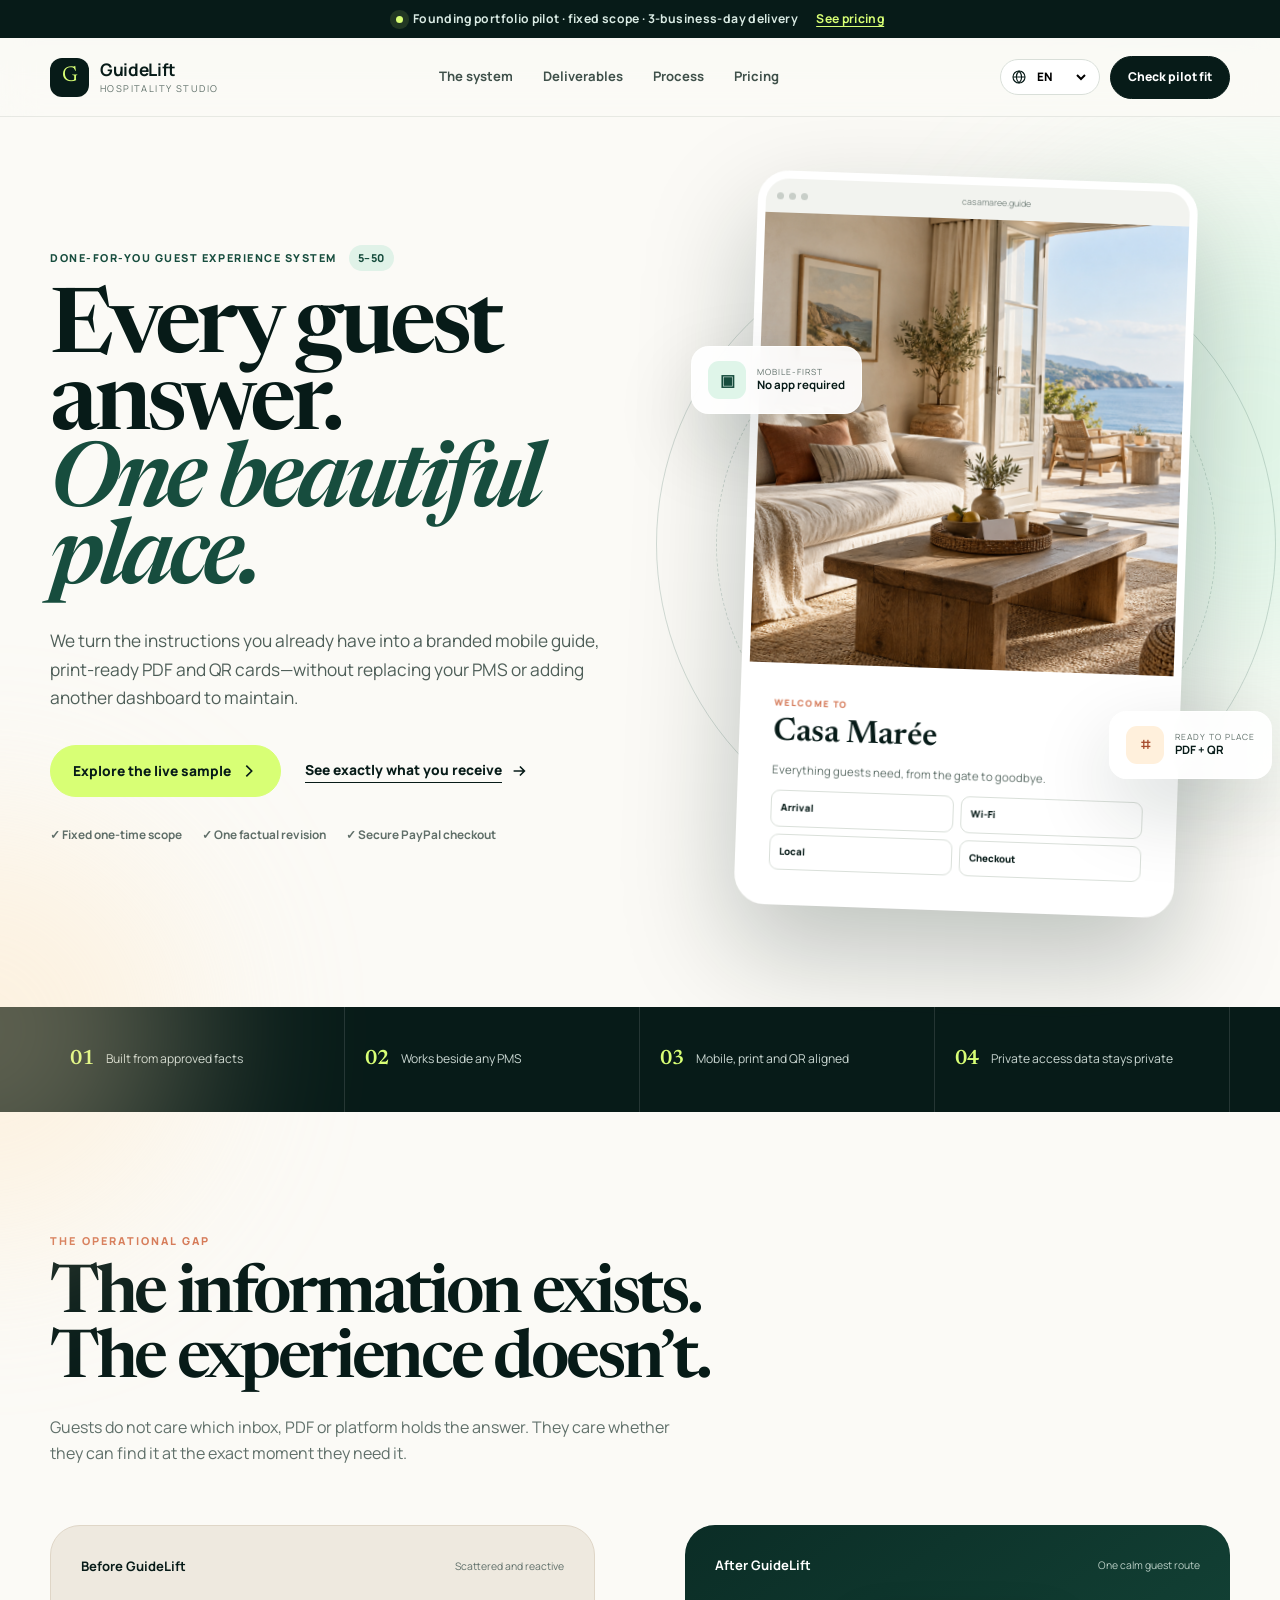
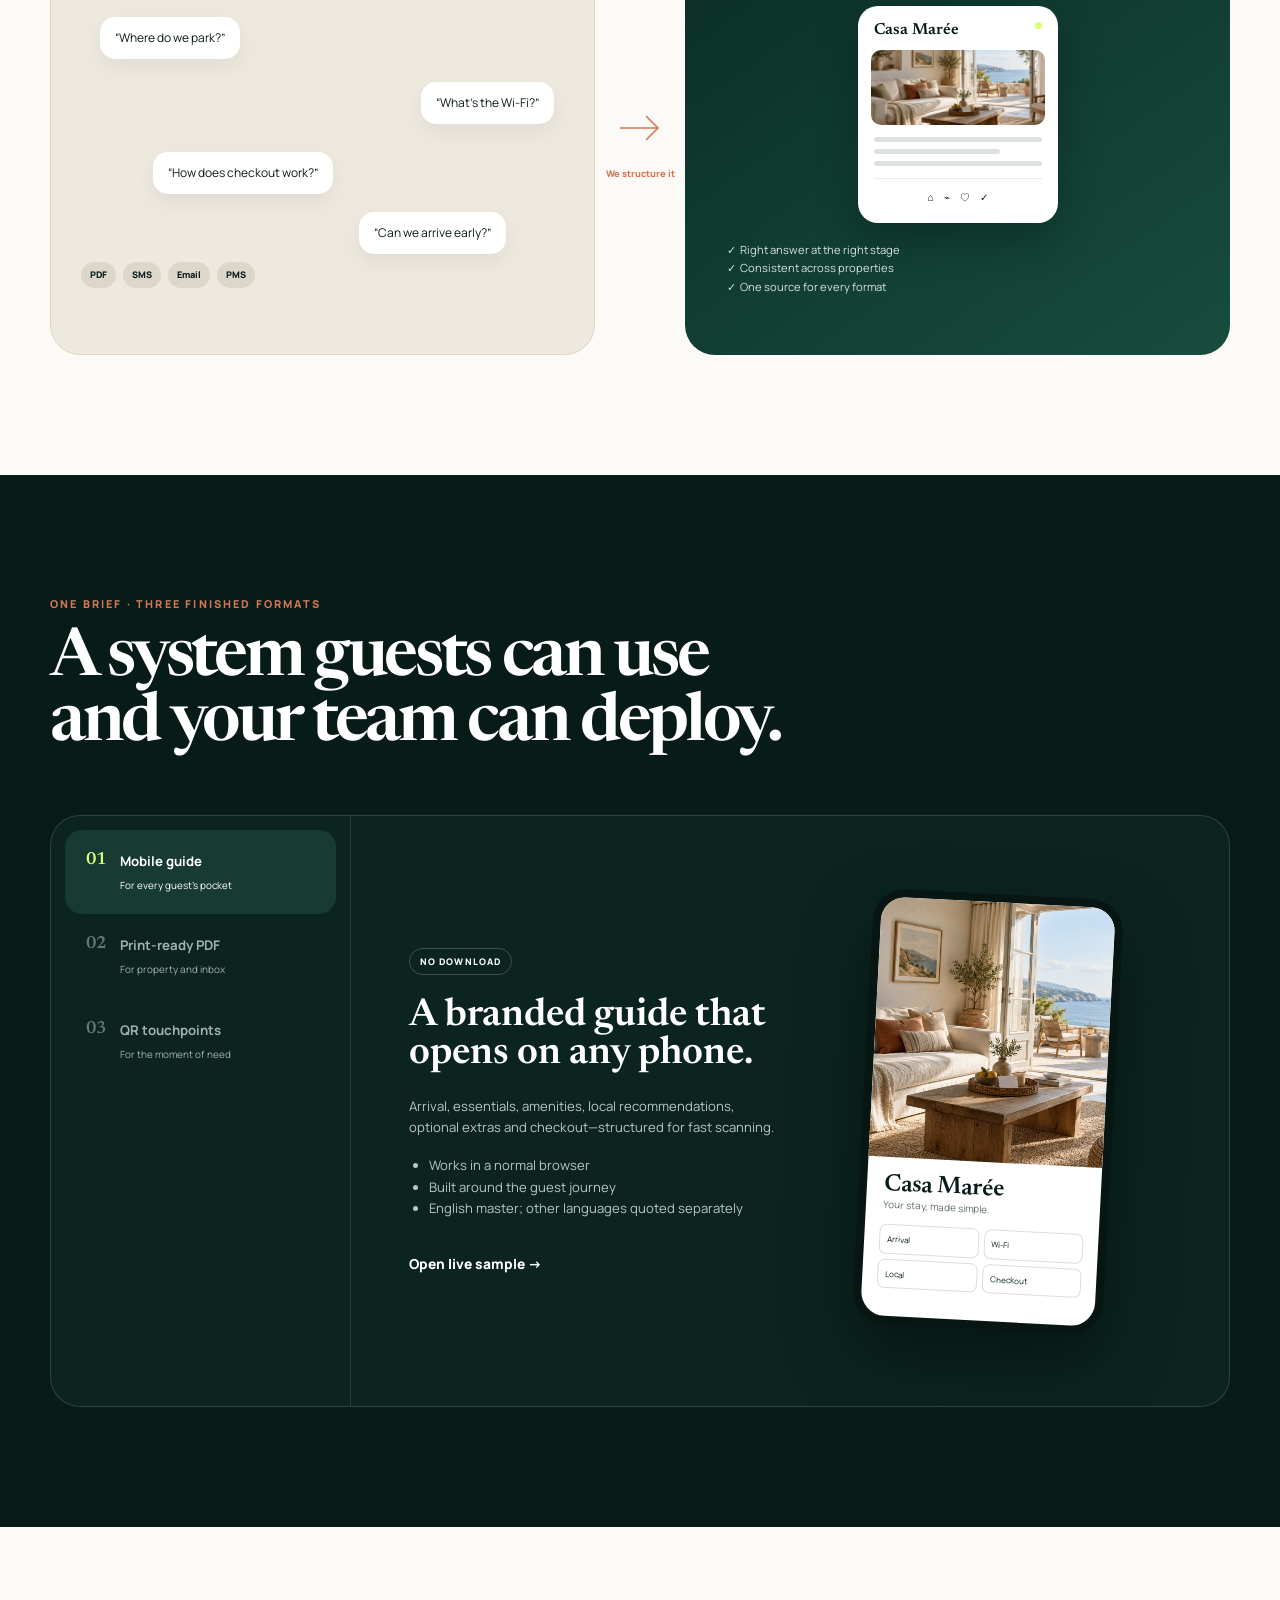
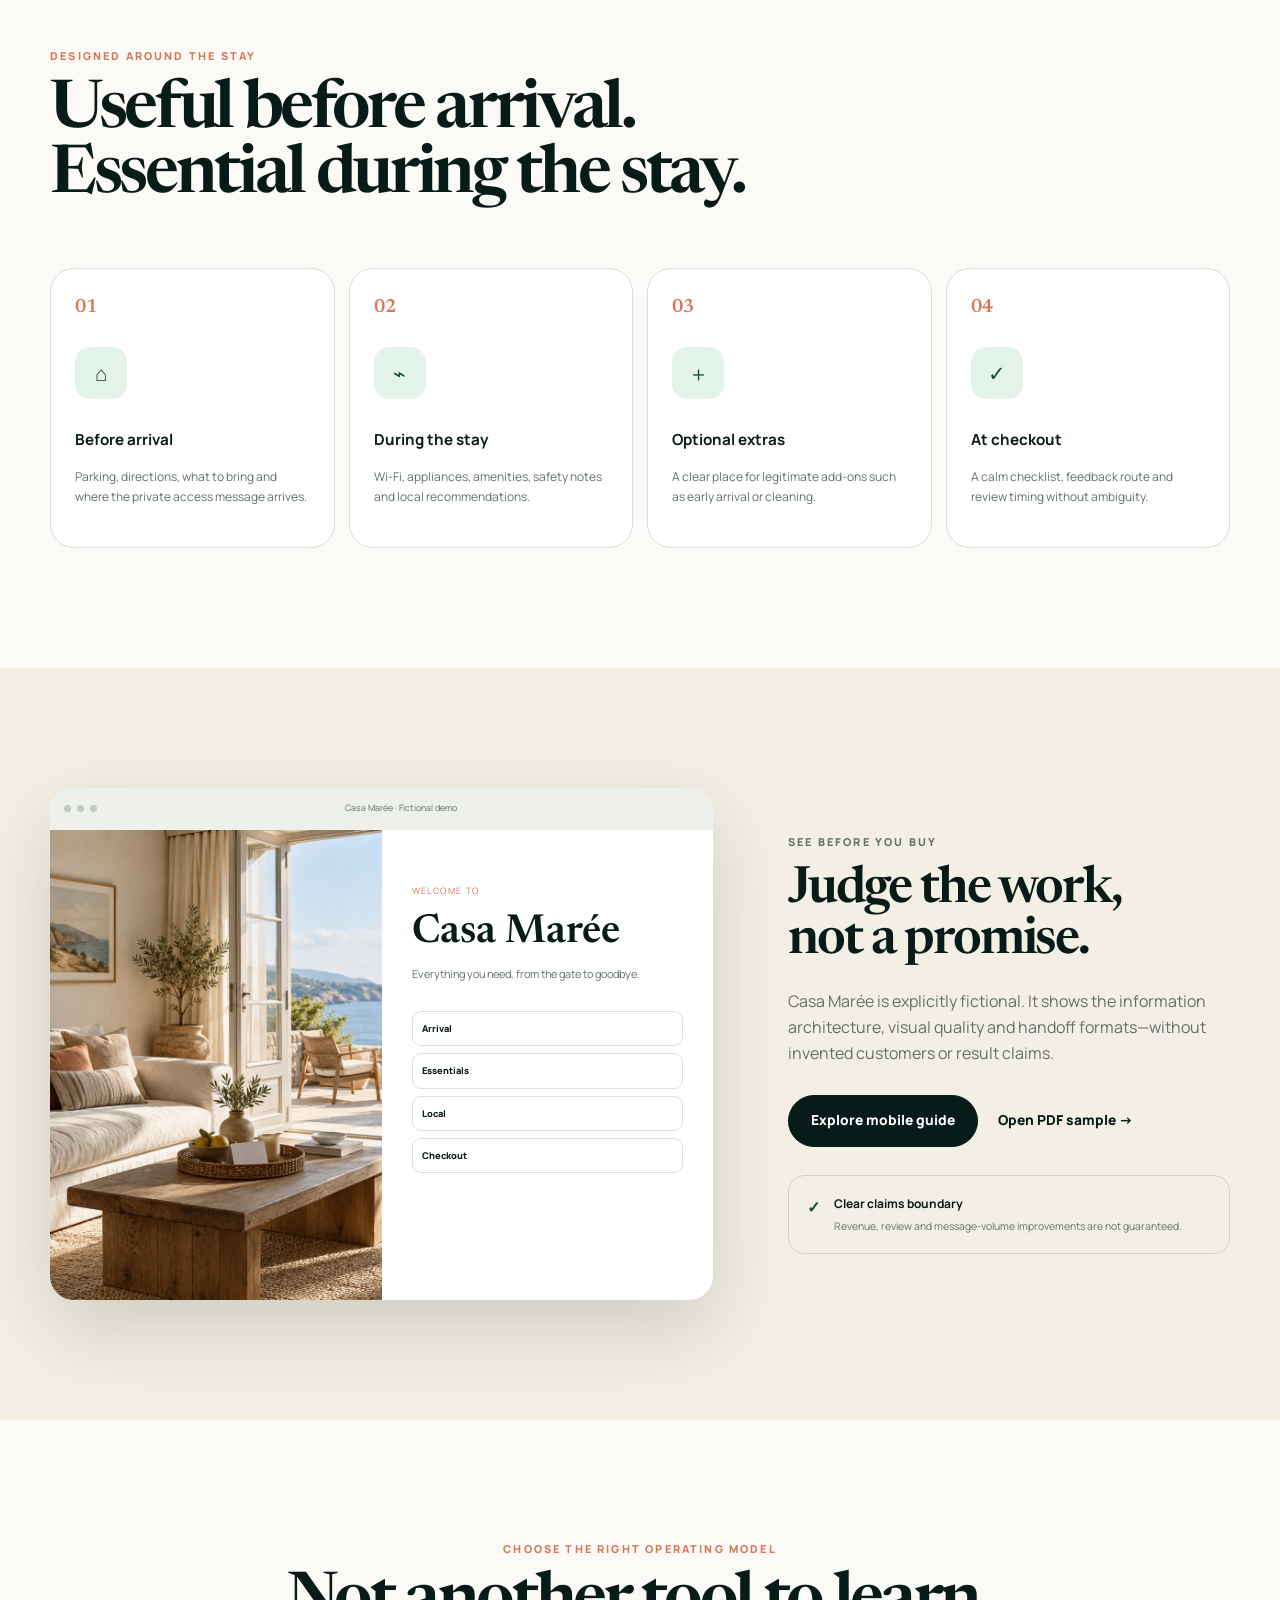
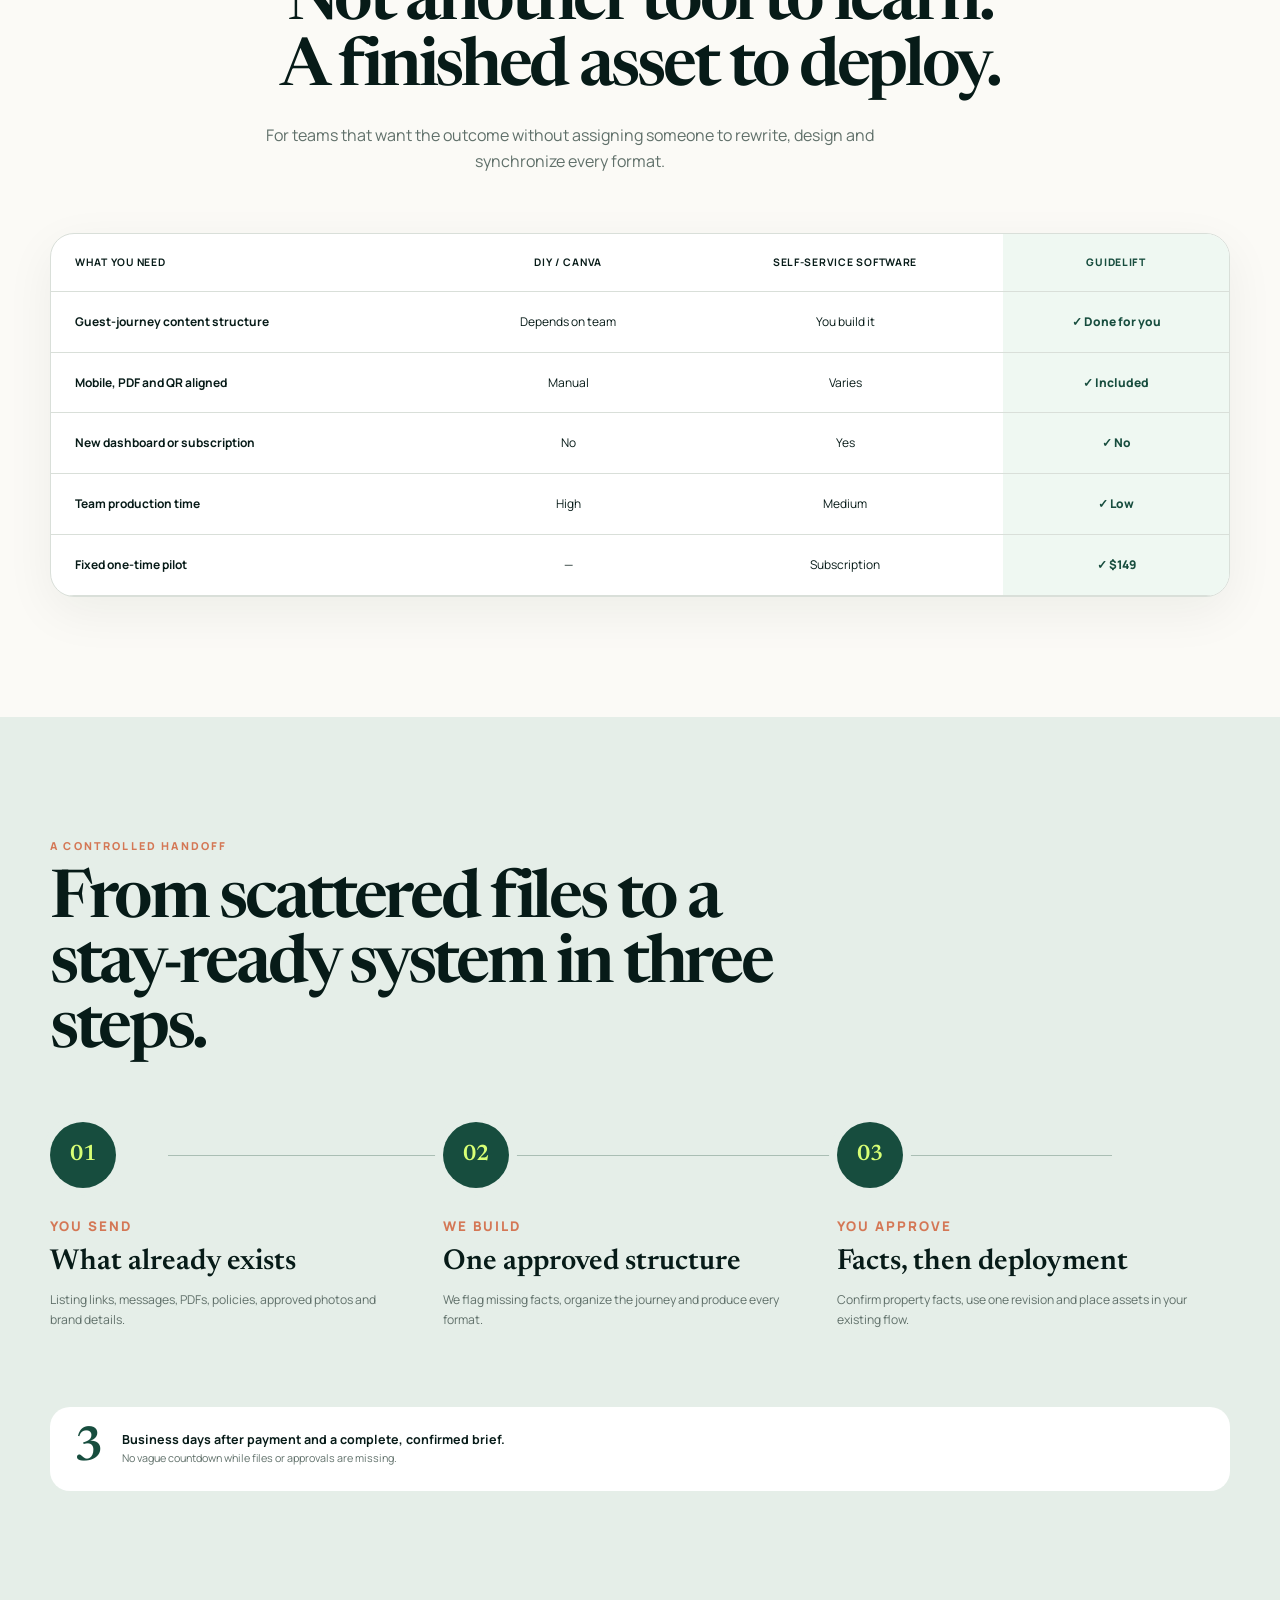
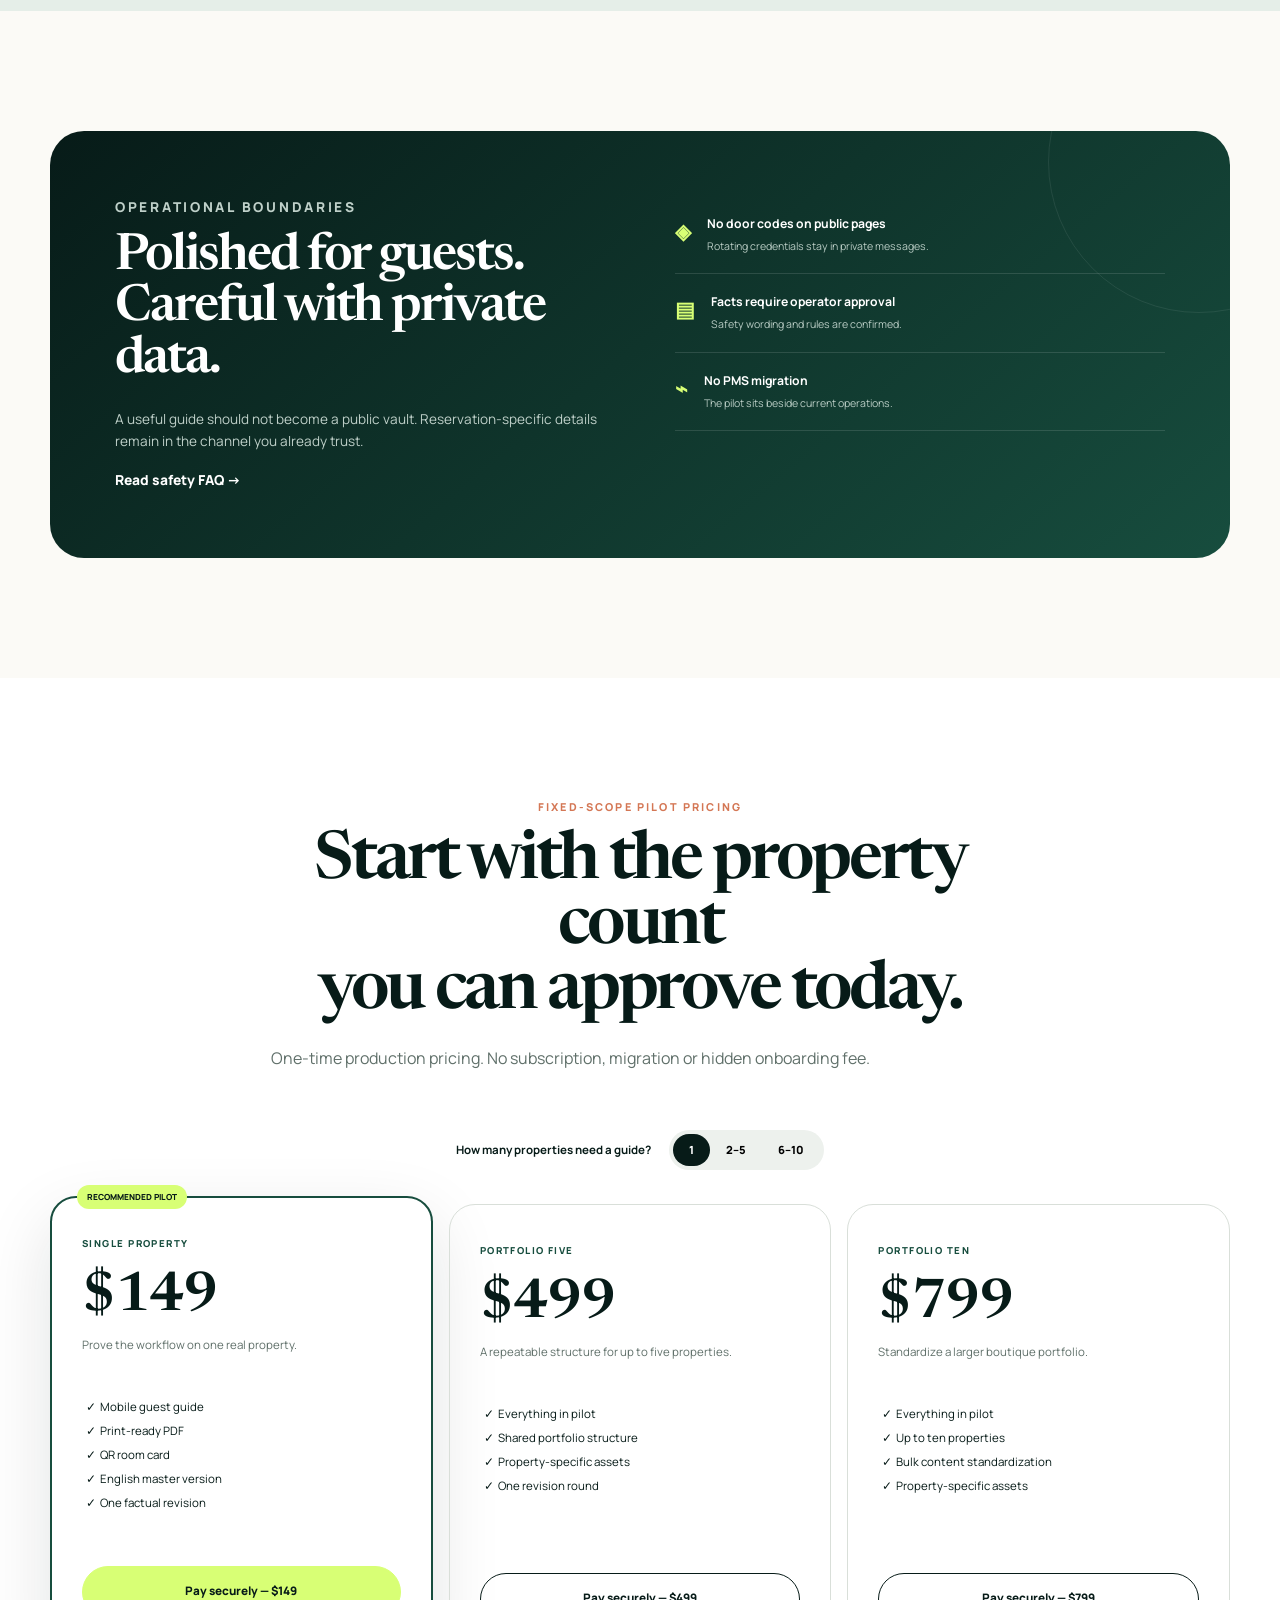
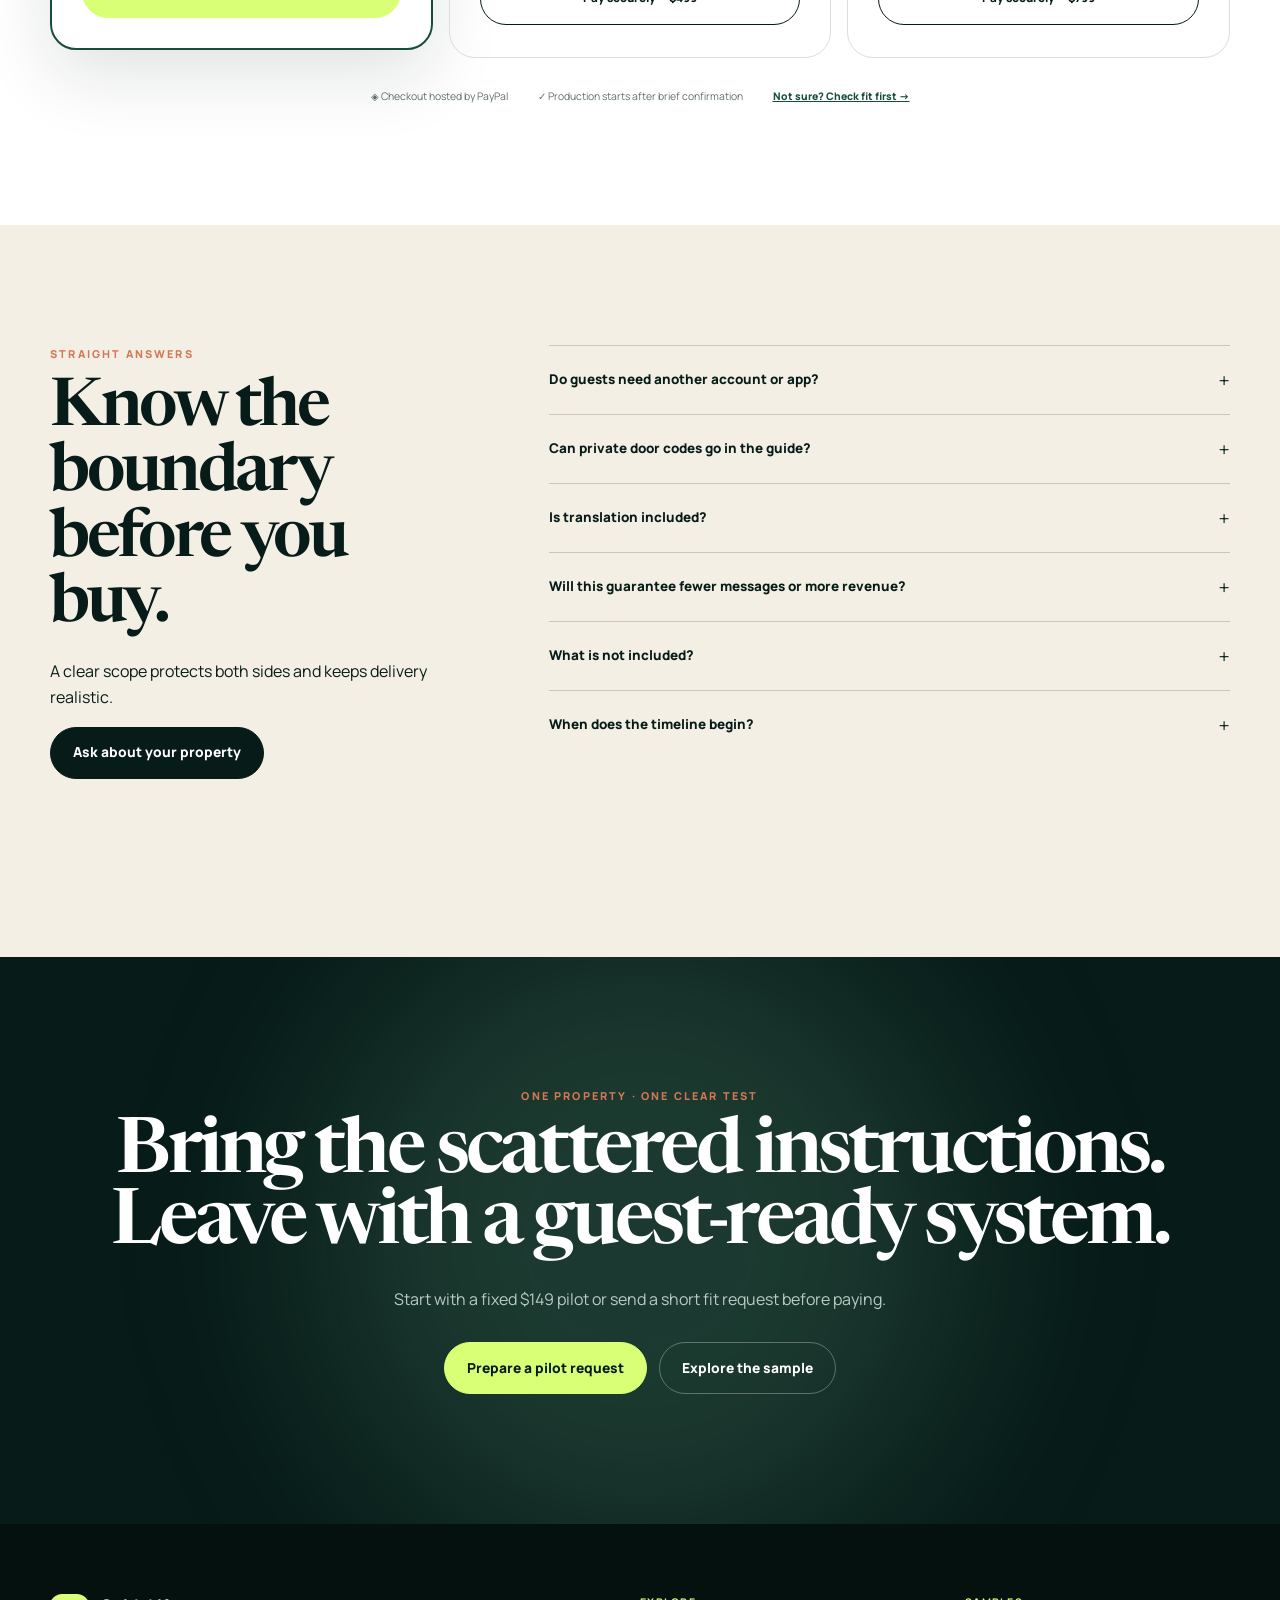
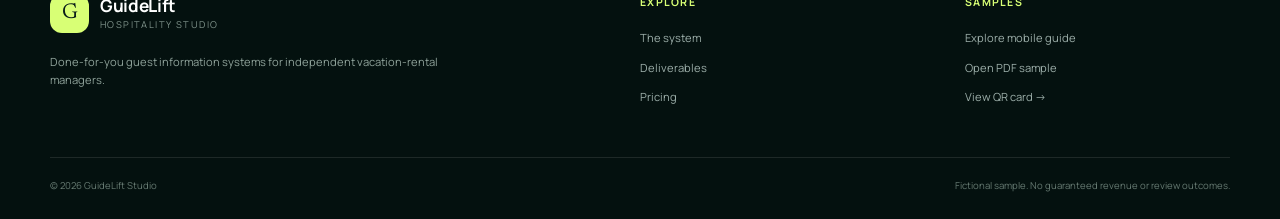
<file: guidelift/index.html>
<!doctype html>
<html lang="en"><head>
<meta charset="utf-8"><meta name="viewport" content="width=device-width,initial-scale=1"><meta name="theme-color" content="#071b18">
<meta name="description" content="Done-for-you guest information systems for boutique vacation-rental portfolios: mobile guide, print-ready PDF and QR cards.">
<meta property="og:title" content="GuideLift Studio — One clear stay across every door"><meta property="og:description" content="Turn scattered instructions into one guest-ready system without replacing your PMS."><meta property="og:image" content="assets/casa-maree-hero.png"><meta property="og:type" content="website">
<title>GuideLift Studio — Done-for-you guest guide systems</title>
<link rel="preconnect" href="https://fonts.googleapis.com"><link rel="preconnect" href="https://fonts.gstatic.com" crossorigin><link href="https://fonts.googleapis.com/css2?family=DM+Sans:wght@400;500;600;700&family=Manrope:wght@500;600;700;800&family=Newsreader:opsz,wght@6..72,500;6..72,600&display=swap" rel="stylesheet">
<link rel="icon" href="data:image/svg+xml,%3Csvg xmlns='http://www.w3.org/2000/svg' viewBox='0 0 64 64'%3E%3Crect width='64' height='64' rx='18' fill='%23071b18'/%3E%3Cpath d='M18 18h28v7H26v14h13v-5H31v-7h15v19H18z' fill='%23d8ff75'/%3E%3C/svg%3E">
<link rel="stylesheet" href="styles.css"><script defer src="guidelift.js"></script>
</head><body>
<a class="skip-link" href="#main">Skip to content</a><div class="progress"><span></span></div><div class="ambient a"></div><div class="ambient b"></div>
<div class="announce"><div class="shell"><i></i><span data-t="announce">Founding portfolio pilot · fixed scope · 3-business-day delivery</span><a href="#pricing" data-t="seePrice">See pricing</a></div></div>
<header class="header" id="top"><div class="shell header-inner"><a class="brand" href="#top"><span class="mark">G</span><span><b>GuideLift</b><small>Hospitality Studio</small></span></a><nav><a href="#system" data-t="nav1">The system</a><a href="#deliverables" data-t="nav2">Deliverables</a><a href="#process" data-t="nav3">Process</a><a href="#pricing" data-t="nav4">Pricing</a></nav><div class="head-actions"><label class="language"><svg viewBox="0 0 24 24"><circle cx="12" cy="12" r="9"/><path d="M3 12h18M12 3c-3 3-4 6-4 9s1 6 4 9M12 3c3 3 4 6 4 9s-1 6-4 9"/></svg><select id="lang" aria-label="Language"><option value="en">EN</option><option value="ko">한국어</option><option value="ja">日本語</option></select></label><a class="btn small desktop-cta" href="intake.html" data-t="fit">Check pilot fit</a><button class="menu" aria-expanded="false" aria-controls="mobileNav"><span></span><span></span></button></div></div><div id="mobileNav" class="mobile-nav" hidden><a href="#system" data-t="nav1">The system</a><a href="#deliverables" data-t="nav2">Deliverables</a><a href="#process" data-t="nav3">Process</a><a href="#pricing" data-t="nav4">Pricing</a><a class="btn" href="intake.html" data-t="fit">Check pilot fit</a></div></header>
<main id="main">
<section class="hero shell"><div class="hero-copy reveal"><div class="kicker"><span data-t="kicker">DONE-FOR-YOU GUEST EXPERIENCE SYSTEM</span><i>5–50</i></div><h1 data-t="heroTitle">Every guest answer.<br><em>One beautiful place.</em></h1><p class="lead" data-t="heroLead">We turn the instructions you already have into a branded mobile guide, print-ready PDF and QR cards—without replacing your PMS or adding another dashboard to maintain.</p><div class="hero-actions"><a class="btn accent magnetic" href="sample/index.html"><span data-t="liveSample">Explore the live sample</span><svg viewBox="0 0 20 20"><path d="m7 4 6 6-6 6"/></svg></a><a class="text-link" href="#deliverables"><span data-t="exactly">See exactly what you receive</span><svg viewBox="0 0 20 20"><path d="M4 10h12m-5-5 5 5-5 5"/></svg></a></div><ul class="assurance"><li data-t="a1">✓ Fixed one-time scope</li><li data-t="a2">✓ One factual revision</li><li data-t="a3">✓ Secure PayPal checkout</li></ul></div><div class="hero-visual reveal delay"><div class="orbit o1"></div><div class="orbit o2"></div><div class="browser tilt"><div class="browser-top"><i></i><i></i><i></i><small>casamaree.guide</small></div><img src="assets/casa-maree-hero.png" alt="Fictional coastal rental sample"><div class="screen-copy"><small data-t="welcome">WELCOME TO</small><strong>Casa Marée</strong><p data-t="gate">Everything guests need, from the gate to goodbye.</p><div><span data-t="arrival">Arrival</span><span>Wi-Fi</span><span data-t="local">Local</span><span data-t="checkout">Checkout</span></div></div></div><div class="float f1"><span>▣</span><p><small data-t="mobileFirst">MOBILE-FIRST</small><b data-t="noApp">No app required</b></p></div><div class="float f2"><span>⌗</span><p><small data-t="ready">READY TO PLACE</small><b>PDF + QR</b></p></div></div></section>
<section class="trust"><div class="shell"><div><b>01</b><span data-t="trust1">Built from approved facts</span></div><div><b>02</b><span data-t="trust2">Works beside any PMS</span></div><div><b>03</b><span data-t="trust3">Mobile, print and QR aligned</span></div><div><b>04</b><span data-t="trust4">Private access data stays private</span></div></div></section>

<section class="section shell" id="system"><div class="heading reveal"><p class="eyebrow" data-t="gap">THE OPERATIONAL GAP</p><h2 data-t="exists">The information exists.<br>The experience doesn’t.</h2><p data-t="gapText">Guests do not care which inbox, PDF or platform holds the answer. They care whether they can find it at the exact moment they need it.</p></div><div class="transform"><article class="chaos reveal"><header><b data-t="before">Before GuideLift</b><small data-t="reactive">Scattered and reactive</small></header><div class="messages"><span data-t="q1">“Where do we park?”</span><span data-t="q2">“What’s the Wi-Fi?”</span><span data-t="q3">“How does checkout work?”</span><span data-t="q4">“Can we arrive early?”</span></div><footer><i>PDF</i><i>SMS</i><i>Email</i><i>PMS</i></footer></article><div class="arrow reveal"><svg viewBox="0 0 60 60"><path d="M10 30h38M36 18l12 12-12 12"/></svg><span data-t="structure">We structure it</span></div><article class="system reveal delay"><header><b data-t="after">After GuideLift</b><small data-t="calm">One calm guest route</small></header><div class="mini"><div>Casa Marée <i></i></div><span></span><p></p><p></p><p></p><footer>⌂　⌁　♡　✓</footer></div><ul><li data-t="result1">Right answer at the right stage</li><li data-t="result2">Consistent across properties</li><li data-t="result3">One source for every format</li></ul></article></div></section>

<section class="section dark" id="deliverables"><div class="shell"><div class="heading light reveal"><p class="eyebrow" data-t="three">ONE BRIEF · THREE FINISHED FORMATS</p><h2 data-t="deploy">A system guests can use<br>and your team can deploy.</h2></div><div class="tabs reveal"><div class="tab-buttons" role="tablist"><button class="tab active" data-tab="mobile"><span>01</span><b data-t="mobileGuide">Mobile guide</b><small data-t="pocket">For every guest’s pocket</small></button><button class="tab" data-tab="print"><span>02</span><b data-t="pdf">Print-ready PDF</b><small data-t="property">For property and inbox</small></button><button class="tab" data-tab="qr"><span>03</span><b data-t="qr">QR touchpoints</b><small data-t="moment">For the moment of need</small></button></div><div class="tab-stage">
<article class="panel active" data-panel="mobile"><div class="panel-copy"><span class="tag" data-t="download">NO DOWNLOAD</span><h3 data-t="mobileTitle">A branded guide that opens on any phone.</h3><p data-t="mobileText">Arrival, essentials, amenities, local recommendations, optional extras and checkout—structured for fast scanning.</p><ul><li data-t="m1">Works in a normal browser</li><li data-t="m2">Built around the guest journey</li><li data-t="m3">English master; other languages quoted separately</li></ul><a class="text-link white" href="sample/index.html" data-t="openLive">Open live sample →</a></div><div class="phone"><img src="assets/casa-maree-hero.png" alt="Mobile guide"><b>Casa Marée</b><small data-t="simple">Your stay, made simple.</small><div><i>Arrival</i><i>Wi-Fi</i><i>Local</i><i>Checkout</i></div></div></article>
<article class="panel" data-panel="print"><div class="panel-copy"><span class="tag" data-t="printReady">PRINT-READY</span><h3 data-t="printTitle">A polished reference guests can save or hold.</h3><p data-t="printText">The same approved information, reorganized for attachments, countertop binders and dependable offline use.</p><ul><li data-t="p1">High-resolution delivery</li><li data-t="p2">Consistent with mobile</li><li data-t="p3">Ready for your printer</li></ul><a class="text-link white" href="output/pdf/guidelift-casa-maree-sample.pdf" data-t="viewPdf">View PDF sample →</a></div><div class="papers"><div></div><article><small>CASA MARÉE</small><h4>Welcome to<br>the coast.</h4><img src="assets/casa-maree-hero.png" alt="PDF preview"></article></div></article>
<article class="panel" data-panel="qr"><div class="panel-copy"><span class="tag" data-t="scanGo">SCAN & GO</span><h3 data-t="qrTitle">Small touchpoints that remove big friction.</h3><p data-t="qrText">Place a clear route where questions happen—without exposing private access codes.</p><ul><li data-t="r1">Room-card layout included</li><li data-t="r2">Links to approved guide</li><li data-t="r3">No reservation data</li></ul><a class="text-link white" href="output/pdf/guidelift-casa-maree-qr-card.pdf" data-t="viewQr">View QR card →</a></div><div class="qr-card"><small>CASA MARÉE</small><div class="fake-qr"></div><b data-t="stayGuide">Your stay guide</b><span data-t="scanText">Scan for essentials, local tips and checkout.</span></div></article>
</div></div></div></section>

<section class="section shell"><div class="heading reveal"><p class="eyebrow" data-t="journey">DESIGNED AROUND THE STAY</p><h2 data-t="useful">Useful before arrival.<br>Essential during the stay.</h2></div><div class="journey"><article class="reveal"><span>01</span><i>⌂</i><h3 data-t="j1">Before arrival</h3><p data-t="jt1">Parking, directions, what to bring and where the private access message arrives.</p></article><article class="reveal"><span>02</span><i>⌁</i><h3 data-t="j2">During the stay</h3><p data-t="jt2">Wi-Fi, appliances, amenities, safety notes and local recommendations.</p></article><article class="reveal"><span>03</span><i>＋</i><h3 data-t="j3">Optional extras</h3><p data-t="jt3">A clear place for legitimate add-ons such as early arrival or cleaning.</p></article><article class="reveal"><span>04</span><i>✓</i><h3 data-t="j4">At checkout</h3><p data-t="jt4">A calm checklist, feedback route and review timing without ambiguity.</p></article></div></section>

<section class="section showcase"><div class="shell sample-grid"><div class="sample-window reveal"><header><i></i><i></i><i></i><span>Casa Marée · Fictional demo</span></header><div><img src="assets/casa-maree-hero.png" alt="Casa Maree fictional sample"><article><small>WELCOME TO</small><h3>Casa Marée</h3><p>Everything you need, from the gate to goodbye.</p><nav><span>Arrival</span><span>Essentials</span><span>Local</span><span>Checkout</span></nav></article></div></div><div class="sample-copy reveal"><p class="eyebrow" data-t="seeBefore">SEE BEFORE YOU BUY</p><h2 data-t="judge">Judge the work,<br>not a promise.</h2><p data-t="fictional">Casa Marée is explicitly fictional. It shows the information architecture, visual quality and handoff formats—without invented customers or result claims.</p><div><a class="btn" href="sample/index.html" data-t="mobileSample">Explore mobile guide</a><a class="text-link" href="output/pdf/guidelift-casa-maree-sample.pdf" data-t="pdfSample">Open PDF sample →</a></div><aside><b>✓</b><p><strong data-t="clearClaims">Clear claims boundary</strong><span data-t="noGuarantee">Revenue, review and message-volume improvements are not guaranteed.</span></p></aside></div></div></section>

<section class="section shell"><div class="heading center reveal"><p class="eyebrow" data-t="rightModel">CHOOSE THE RIGHT OPERATING MODEL</p><h2 data-t="notTool">Not another tool to learn.<br>A finished asset to deploy.</h2><p data-t="modelText">For teams that want the outcome without assigning someone to rewrite, design and synchronize every format.</p></div><div class="compare reveal"><table><thead><tr><th data-t="need">What you need</th><th>DIY / Canva</th><th data-t="software">Self-service software</th><th>GuideLift</th></tr></thead><tbody><tr><td data-t="c1">Guest-journey content structure</td><td data-t="depends">Depends on team</td><td data-t="youBuild">You build it</td><td>✓ <span data-t="done">Done for you</span></td></tr><tr><td data-t="c2">Mobile, PDF and QR aligned</td><td data-t="manual">Manual</td><td data-t="varies">Varies</td><td>✓ <span data-t="included">Included</span></td></tr><tr><td data-t="c3">New dashboard or subscription</td><td data-t="no">No</td><td data-t="yes">Yes</td><td>✓ <span data-t="no">No</span></td></tr><tr><td data-t="c4">Team production time</td><td data-t="high">High</td><td data-t="medium">Medium</td><td>✓ <span data-t="low">Low</span></td></tr><tr><td data-t="c5">Fixed one-time pilot</td><td>—</td><td data-t="subscription">Subscription</td><td>✓ $149</td></tr></tbody></table></div></section>

<section class="section process" id="process"><div class="shell"><div class="heading reveal"><p class="eyebrow" data-t="controlled">A CONTROLLED HANDOFF</p><h2 data-t="threeSteps">From scattered files to a<br>stay-ready system in three steps.</h2></div><div class="steps"><article class="reveal"><span>01</span><small data-t="youSend">YOU SEND</small><h3 data-t="whatExists">What already exists</h3><p data-t="whatText">Listing links, messages, PDFs, policies, approved photos and brand details.</p></article><article class="reveal"><span>02</span><small data-t="weBuild">WE BUILD</small><h3 data-t="approved">One approved structure</h3><p data-t="approvedText">We flag missing facts, organize the journey and produce every format.</p></article><article class="reveal"><span>03</span><small data-t="youApprove">YOU APPROVE</small><h3 data-t="facts">Facts, then deployment</h3><p data-t="factsText">Confirm property facts, use one revision and place assets in your existing flow.</p></article></div><div class="clock reveal"><b>3</b><p><strong data-t="clockTitle">Business days after payment and a complete, confirmed brief.</strong><span data-t="clockText">No vague countdown while files or approvals are missing.</span></p></div></div></section>

<section class="section shell"><div class="security reveal"><div><p class="eyebrow" data-t="boundaries">OPERATIONAL BOUNDARIES</p><h2 data-t="polished">Polished for guests.<br>Careful with private data.</h2><p data-t="vault">A useful guide should not become a public vault. Reservation-specific details remain in the channel you already trust.</p><a class="text-link white" href="#faq" data-t="safetyFaq">Read safety FAQ →</a></div><ul><li><b>◈</b><p><strong data-t="s1">No door codes on public pages</strong><span data-t="st1">Rotating credentials stay in private messages.</span></p></li><li><b>▤</b><p><strong data-t="s2">Facts require operator approval</strong><span data-t="st2">Safety wording and rules are confirmed.</span></p></li><li><b>⌁</b><p><strong data-t="s3">No PMS migration</strong><span data-t="st3">The pilot sits beside current operations.</span></p></li></ul></div></section>

<section class="section pricing" id="pricing"><div class="shell"><div class="heading center reveal"><p class="eyebrow" data-t="fixed">FIXED-SCOPE PILOT PRICING</p><h2 data-t="startCount">Start with the property count<br>you can approve today.</h2><p data-t="oneTime">One-time production pricing. No subscription, migration or hidden onboarding fee.</p></div><div class="picker reveal"><span data-t="howMany">How many properties need a guide?</span><div><button class="active" data-plan="1">1</button><button data-plan="5">2–5</button><button data-plan="10">6–10</button></div></div><div class="price-grid reveal"><article class="price-card selected" data-price="1"><span class="badge" data-t="recommended">RECOMMENDED PILOT</span><small data-t="single">SINGLE PROPERTY</small><h3>$149</h3><p data-t="prove">Prove the workflow on one real property.</p><ul><li data-t="pi1">Mobile guest guide</li><li data-t="pi2">Print-ready PDF</li><li data-t="pi3">QR room card</li><li data-t="pi4">English master version</li><li data-t="pi5">One factual revision</li></ul><a class="btn accent" href="https://www.paypal.com/ncp/payment/6X4G5WFS9WKSJ" target="_blank" rel="noopener" data-t="pay149">Pay securely — $149</a></article><article class="price-card" data-price="5"><small data-t="five">PORTFOLIO FIVE</small><h3>$499</h3><p data-t="repeatable">A repeatable structure for up to five properties.</p><ul><li data-t="everything">Everything in pilot</li><li data-t="shared">Shared portfolio structure</li><li data-t="specific">Property-specific assets</li><li data-t="round">One revision round</li></ul><a class="btn outline" href="https://www.paypal.com/ncp/payment/BL7HN674Z374L" target="_blank" rel="noopener" data-t="pay499">Pay securely — $499</a></article><article class="price-card" data-price="10"><small data-t="ten">PORTFOLIO TEN</small><h3>$799</h3><p data-t="larger">Standardize a larger boutique portfolio.</p><ul><li data-t="everything">Everything in pilot</li><li data-t="upTen">Up to ten properties</li><li data-t="bulk">Bulk content standardization</li><li data-t="specific">Property-specific assets</li></ul><a class="btn outline" href="https://www.paypal.com/ncp/payment/NH455XEAWZM7W" target="_blank" rel="noopener" data-t="pay799">Pay securely — $799</a></article></div><div class="payment-note reveal"><span data-t="paypal">◈ Checkout hosted by PayPal</span><span data-t="starts">✓ Production starts after brief confirmation</span><a href="intake.html" data-t="unsure">Not sure? Check fit first →</a></div></div></section>

<section class="section faq-section" id="faq"><div class="shell faq-layout"><div class="heading reveal"><p class="eyebrow" data-t="straight">STRAIGHT ANSWERS</p><h2 data-t="know">Know the boundary<br>before you buy.</h2><p data-t="scopeProtects">A clear scope protects both sides and keeps delivery realistic.</p><a class="btn" href="intake.html" data-t="ask">Ask about your property</a></div><div class="faqs reveal"><details><summary data-t="fq1">Do guests need another account or app?</summary><p data-t="fa1">No. The guide opens in a browser, and the PDF can be printed or attached to messages.</p></details><details><summary data-t="fq2">Can private door codes go in the guide?</summary><p data-t="fa2">Not on a public page. Keep rotating codes and reservation data in approved private messages.</p></details><details><summary data-t="fq3">Is translation included?</summary><p data-t="fa3">Packages include an English master. Additional languages are quoted separately and require operator approval.</p></details><details><summary data-t="fq4">Will this guarantee fewer messages or more revenue?</summary><p data-t="fa4">No. The system improves information delivery, but results depend on the property, guests and deployment.</p></details><details><summary data-t="fq5">What is not included?</summary><p data-t="fa5">PMS migration, booking management, live messaging, custom apps, printing, legal writing and certified translation.</p></details><details><summary data-t="fq6">When does the timeline begin?</summary><p data-t="fa6">After payment and receipt of complete property information, approved images and brand details.</p></details></div></div></section>
<section class="final"><div class="glow"></div><div class="shell reveal"><p class="eyebrow" data-t="oneProperty">ONE PROPERTY · ONE CLEAR TEST</p><h2 data-t="bring">Bring the scattered instructions.<br>Leave with a guest-ready system.</h2><p data-t="startPilot">Start with a fixed $149 pilot or send a short fit request before paying.</p><div><a class="btn accent magnetic" href="intake.html" data-t="prepare">Prepare a pilot request</a><a class="btn ghost" href="sample/index.html" data-t="explore">Explore the sample</a></div></div></section>
</main>
<footer class="footer"><div class="shell footer-grid"><div><a class="brand" href="#top"><span class="mark">G</span><span><b>GuideLift</b><small>Hospitality Studio</small></span></a><p data-t="footerText">Done-for-you guest information systems for independent vacation-rental managers.</p></div><nav><b data-t="exploreLabel">Explore</b><a href="#system" data-t="nav1">The system</a><a href="#deliverables" data-t="nav2">Deliverables</a><a href="#pricing" data-t="nav4">Pricing</a></nav><nav><b data-t="samples">Samples</b><a href="sample/index.html" data-t="mobileSample">Explore mobile guide</a><a href="output/pdf/guidelift-casa-maree-sample.pdf" data-t="pdfSample">Open PDF sample</a><a href="output/pdf/guidelift-casa-maree-qr-card.pdf" data-t="viewQr">View QR card →</a></nav></div><div class="shell foot-bottom"><span>© 2026 GuideLift Studio</span><span data-t="disclaimer">Fictional sample. No guaranteed revenue or review outcomes.</span></div></footer>
<a class="sticky-cta" href="intake.html" data-t="sticky">Start $149 pilot →</a>
</body></html>
</file>
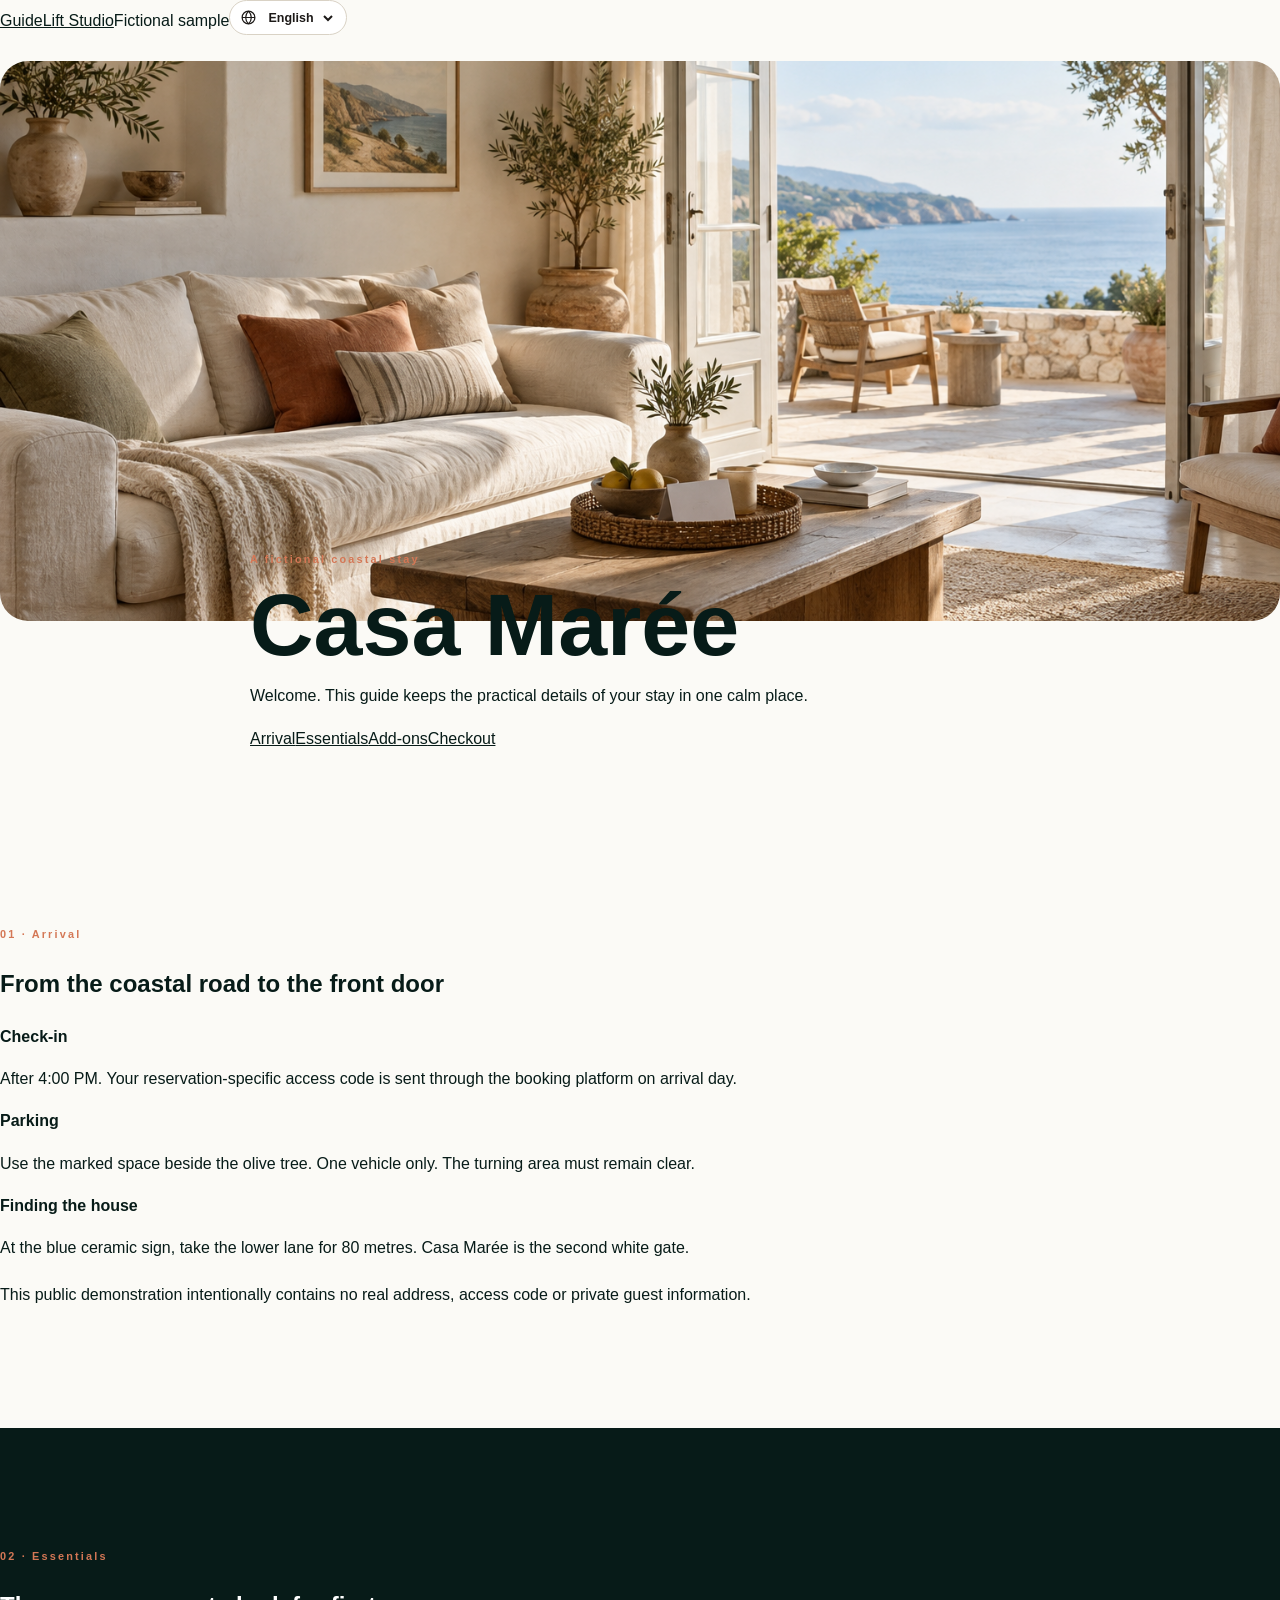
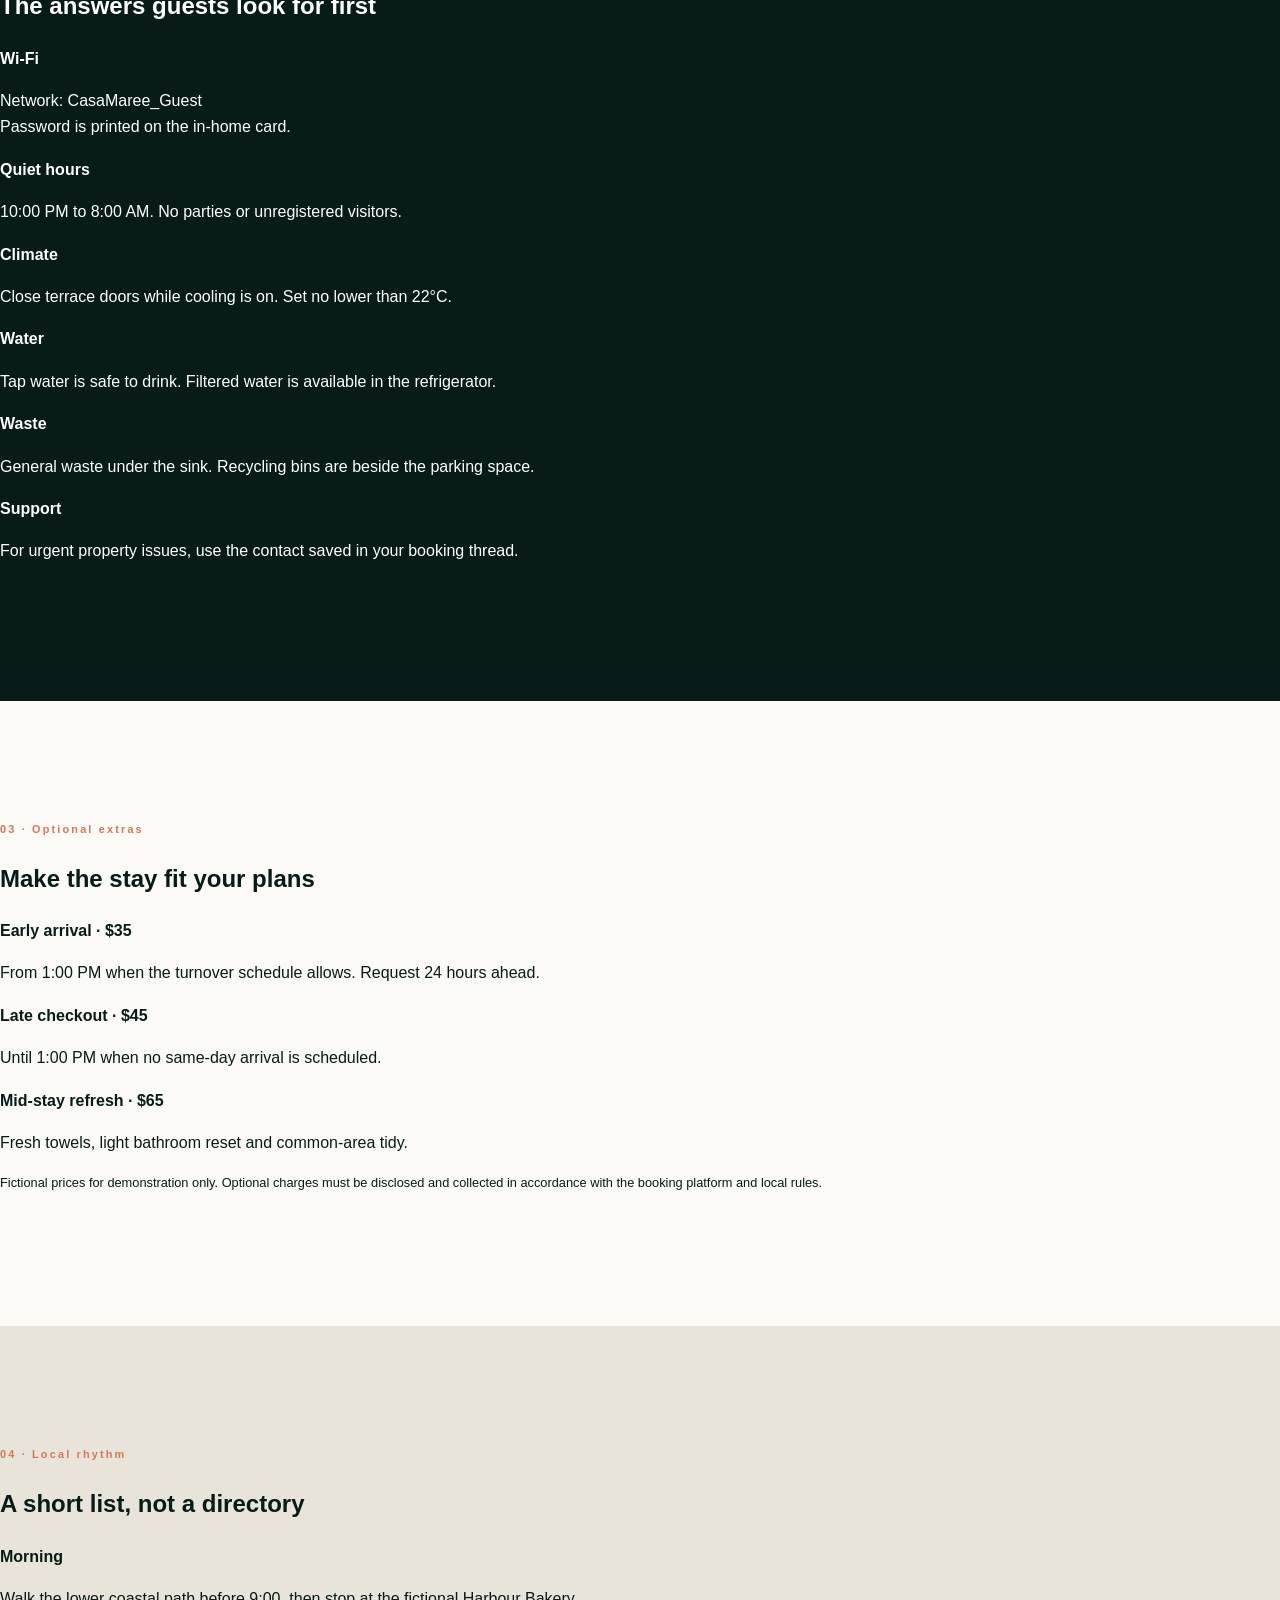
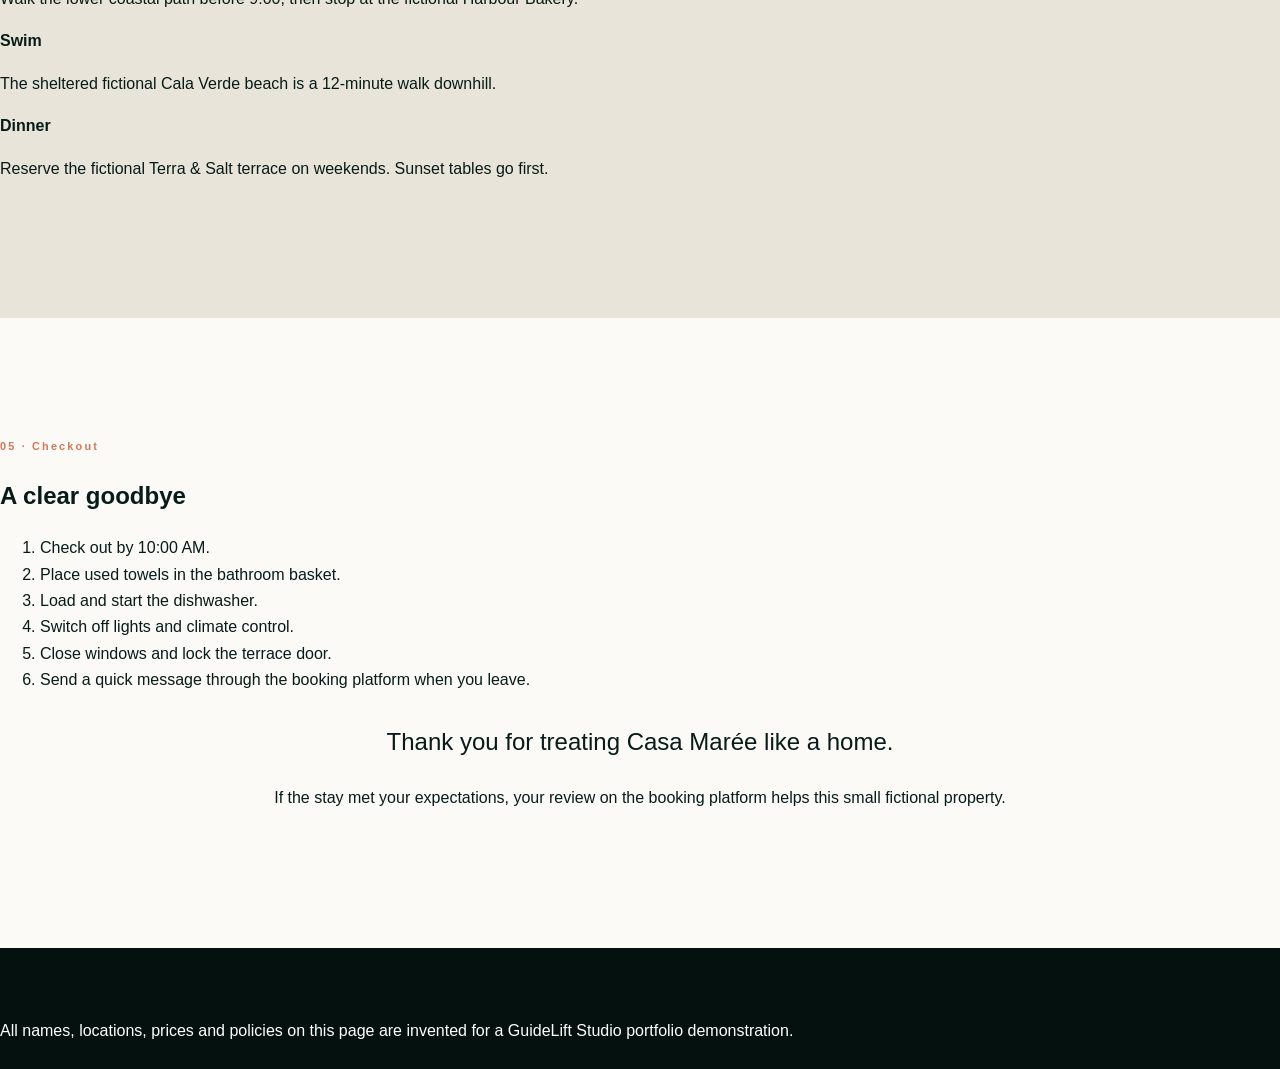
<file: guidelift/sample/index.html>
<!doctype html><html lang="en"><head><meta charset="utf-8"><meta name="viewport" content="width=device-width,initial-scale=1"><meta name="description" content="Fictional Casa Marée guest guide sample"><title>Casa Marée - Fictional Guest Guide</title><link rel="stylesheet" href="../styles.css"><link rel="stylesheet" href="../../assets/studio-shell.css"><script defer src="../../assets/i18n-data.js"></script><script defer src="../../assets/i18n.js"></script></head>
<body><header class="wrap nav"><a class="logo" href="../index.html">GuideLift Studio</a><span class="tag">Fictional sample</span><label class="language-control language-control--standalone"><svg viewBox="0 0 24 24" aria-hidden="true"><circle cx="12" cy="12" r="9"/><path d="M3 12h18M12 3c-3 3-4 6-4 9s1 6 4 9M12 3c3 3 4 6 4 9s-1 6-4 9"/></svg><select class="site-language" aria-label="Language"><option value="en">English</option><option value="ko">한국어</option><option value="zh">简体中文</option><option value="ja">日本語</option><option value="es">Español</option><option value="fr">Français</option></select></label></header><main>
<section class="wrap" style="padding:26px 0 54px"><img src="../assets/casa-maree-hero.png" alt="Fictional Casa Marée living room" style="width:100%;height:min(54vw,560px);object-fit:cover;border-radius:28px"><div style="max-width:780px;margin:-70px auto 0;position:relative" class="card"><p class="eyebrow">A fictional coastal stay</p><h1 class="serif" style="font-size:clamp(3rem,7vw,5.5rem);line-height:.96;margin:.4rem 0">Casa Marée</h1><p class="muted">Welcome. This guide keeps the practical details of your stay in one calm place.</p><div class="quick"><a href="#arrival">Arrival</a><a href="#essentials">Essentials</a><a href="#extras">Add-ons</a><a href="#checkout">Checkout</a></div></div></section>
<section id="arrival" class="section wrap"><p class="eyebrow">01 · Arrival</p><h2 class="serif">From the coastal road to the front door</h2><div class="grid3"><div class="card"><strong>Check-in</strong><p>After 4:00 PM. Your reservation-specific access code is sent through the booking platform on arrival day.</p></div><div class="card"><strong>Parking</strong><p>Use the marked space beside the olive tree. One vehicle only. The turning area must remain clear.</p></div><div class="card"><strong>Finding the house</strong><p>At the blue ceramic sign, take the lower lane for 80 metres. Casa Marée is the second white gate.</p></div></div><div class="notice" style="margin-top:20px">This public demonstration intentionally contains no real address, access code or private guest information.</div></section>
<section id="essentials" class="section dark"><div class="wrap"><p class="eyebrow">02 · Essentials</p><h2 class="serif">The answers guests look for first</h2><div class="grid3"><div><strong>Wi-Fi</strong><p class="muted">Network: CasaMaree_Guest<br>Password is printed on the in-home card.</p></div><div><strong>Quiet hours</strong><p class="muted">10:00 PM to 8:00 AM. No parties or unregistered visitors.</p></div><div><strong>Climate</strong><p class="muted">Close terrace doors while cooling is on. Set no lower than 22°C.</p></div><div><strong>Water</strong><p class="muted">Tap water is safe to drink. Filtered water is available in the refrigerator.</p></div><div><strong>Waste</strong><p class="muted">General waste under the sink. Recycling bins are beside the parking space.</p></div><div><strong>Support</strong><p class="muted">For urgent property issues, use the contact saved in your booking thread.</p></div></div></div></section>
<section id="extras" class="section wrap"><p class="eyebrow">03 · Optional extras</p><h2 class="serif">Make the stay fit your plans</h2><div class="grid3"><div class="card"><strong>Early arrival · $35</strong><p class="muted">From 1:00 PM when the turnover schedule allows. Request 24 hours ahead.</p></div><div class="card"><strong>Late checkout · $45</strong><p class="muted">Until 1:00 PM when no same-day arrival is scheduled.</p></div><div class="card"><strong>Mid-stay refresh · $65</strong><p class="muted">Fresh towels, light bathroom reset and common-area tidy.</p></div></div><p class="muted" style="font-size:.8rem;margin-top:14px">Fictional prices for demonstration only. Optional charges must be disclosed and collected in accordance with the booking platform and local rules.</p></section>
<section class="section" style="background:#e9e4d9"><div class="wrap"><p class="eyebrow">04 · Local rhythm</p><h2 class="serif">A short list, not a directory</h2><div class="grid3"><div class="card"><strong>Morning</strong><p class="muted">Walk the lower coastal path before 9:00, then stop at the fictional Harbour Bakery.</p></div><div class="card"><strong>Swim</strong><p class="muted">The sheltered fictional Cala Verde beach is a 12-minute walk downhill.</p></div><div class="card"><strong>Dinner</strong><p class="muted">Reserve the fictional Terra & Salt terrace on weekends. Sunset tables go first.</p></div></div></div></section>
<section id="checkout" class="section wrap"><p class="eyebrow">05 · Checkout</p><h2 class="serif">A clear goodbye</h2><div class="card"><ol><li>Check out by 10:00 AM.</li><li>Place used towels in the bathroom basket.</li><li>Load and start the dishwasher.</li><li>Switch off lights and climate control.</li><li>Close windows and lock the terrace door.</li><li>Send a quick message through the booking platform when you leave.</li></ol></div><div style="text-align:center;margin-top:28px"><p class="serif" style="font-size:1.5rem">Thank you for treating Casa Marée like a home.</p><p class="muted">If the stay met your expectations, your review on the booking platform helps this small fictional property.</p></div></section>
</main><footer class="footer"><div class="wrap">All names, locations, prices and policies on this page are invented for a GuideLift Studio portfolio demonstration.</div></footer></body></html>
</file>
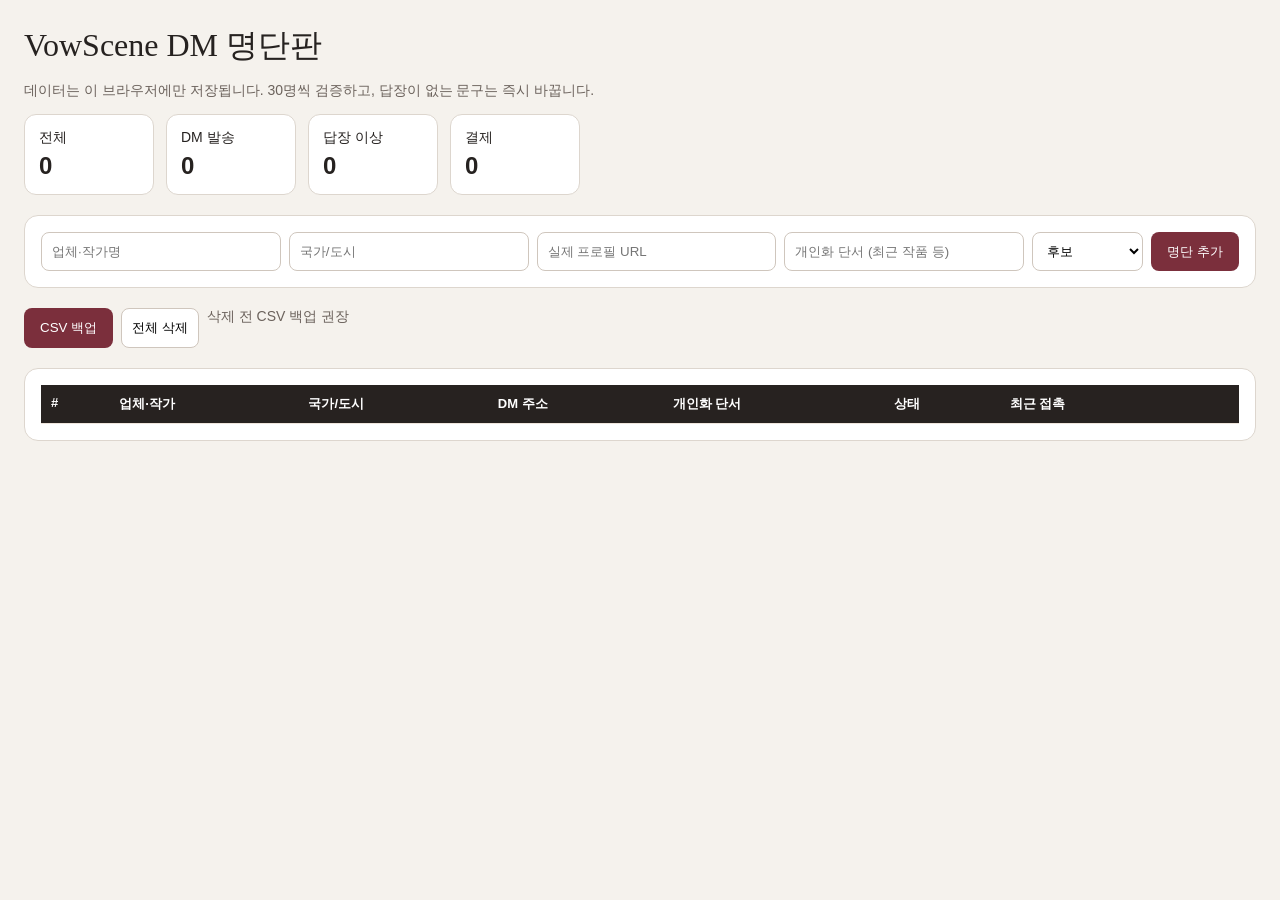
<file: leads.html>
<!doctype html>
<html lang="ko">
<head>
  <meta charset="utf-8"><meta name="viewport" content="width=device-width,initial-scale=1">
  <title>VowScene DM 명단판</title>
  <style>
    *{box-sizing:border-box}body{margin:0;background:#f5f2ed;color:#262220;font:14px Arial,sans-serif}main{max-width:1500px;margin:auto;padding:24px}h1{font:32px Georgia,serif;margin:0 0 8px}.sub{color:#6b625c}.bar,.form{display:flex;gap:8px;flex-wrap:wrap;margin:20px 0}.card{background:white;border:1px solid #ddd6ce;border-radius:14px;padding:16px}.form input,.form select,.bar button{border:1px solid #cfc6bd;border-radius:8px;padding:10px;background:white}.form input{min-width:150px;flex:1}.form button,.bar .primary{border:0;border-radius:8px;padding:10px 16px;background:#7b2f3c;color:white;cursor:pointer}button{cursor:pointer}table{width:100%;border-collapse:collapse;background:white;font-size:13px}th,td{text-align:left;border-bottom:1px solid #eee5dc;padding:10px;vertical-align:top}th{position:sticky;top:0;background:#272220;color:white}a{color:#7b2f3c}.danger{color:#9b1c1c;background:none;border:0}.stats{display:flex;gap:12px;flex-wrap:wrap}.stat{min-width:130px;background:white;border-radius:12px;padding:14px;border:1px solid #ddd6ce}.stat b{display:block;font-size:24px;margin-top:5px}@media(max-width:800px){.tablewrap{overflow:auto}table{min-width:1100px}}
  </style>
</head>
<body><main>
  <h1>VowScene DM 명단판</h1><p class="sub">데이터는 이 브라우저에만 저장됩니다. 30명씩 검증하고, 답장이 없는 문구는 즉시 바꿉니다.</p>
  <section id="stats" class="stats"></section>
  <form id="add" class="form card">
    <input name="name" required placeholder="업체·작가명"><input name="country" placeholder="국가/도시"><input name="url" required type="url" placeholder="실제 프로필 URL">
    <input name="note" placeholder="개인화 단서 (최근 작품 등)"><select name="status"><option>후보</option><option>DM 발송</option><option>답장</option><option>샘플 요청</option><option>청구서 발송</option><option>결제</option><option>제외</option></select><button>명단 추가</button>
  </form>
  <div class="bar"><button id="export" class="primary">CSV 백업</button><button id="clear">전체 삭제</button><span class="sub">삭제 전 CSV 백업 권장</span></div>
  <div class="tablewrap card"><table><thead><tr><th>#</th><th>업체·작가</th><th>국가/도시</th><th>DM 주소</th><th>개인화 단서</th><th>상태</th><th>최근 접촉</th><th></th></tr></thead><tbody id="rows"></tbody></table></div>
  <script>
    const KEY='vowscene-leads-v1',statuses=['후보','DM 발송','답장','샘플 요청','청구서 발송','결제','제외'];let leads=JSON.parse(localStorage.getItem(KEY)||'[]');
    const save=()=>{localStorage.setItem(KEY,JSON.stringify(leads));render()};
    function render(){const counts=Object.fromEntries(statuses.map(s=>[s,leads.filter(x=>x.status===s).length]));document.getElementById('stats').innerHTML=`<div class="stat">전체<b>${leads.length}</b></div><div class="stat">DM 발송<b>${counts['DM 발송']}</b></div><div class="stat">답장 이상<b>${counts['답장']+counts['샘플 요청']+counts['청구서 발송']+counts['결제']}</b></div><div class="stat">결제<b>${counts['결제']}</b></div>`;document.getElementById('rows').innerHTML=leads.map((x,i)=>`<tr><td>${i+1}</td><td>${esc(x.name)}</td><td>${esc(x.country)}</td><td><a href="${esc(x.url)}" target="_blank" rel="noopener">프로필 열기</a></td><td>${esc(x.note)}</td><td><select data-i="${i}" class="status">${statuses.map(s=>`<option ${s===x.status?'selected':''}>${s}</option>`).join('')}</select></td><td>${x.touched||'-'}</td><td><button class="danger" data-del="${i}">삭제</button></td></tr>`).join('');document.querySelectorAll('.status').forEach(el=>el.onchange=()=>{const i=+el.dataset.i;leads[i].status=el.value;leads[i].touched=new Date().toISOString().slice(0,10);save()});document.querySelectorAll('[data-del]').forEach(el=>el.onclick=()=>{leads.splice(+el.dataset.del,1);save()})}
    const esc=s=>String(s||'').replace(/[&<>"']/g,c=>({'&':'&amp;','<':'&lt;','>':'&gt;','"':'&quot;',"'":'&#39;'}[c]));
    document.getElementById('add').onsubmit=e=>{e.preventDefault();const x=Object.fromEntries(new FormData(e.target));leads.push({...x,touched:''});e.target.reset();save()};
    document.getElementById('export').onclick=()=>{const q=v=>'"'+String(v||'').replaceAll('"','""')+'"',csv=['업체·작가,국가·도시,프로필 URL,개인화 단서,상태,최근 접촉',...leads.map(x=>[x.name,x.country,x.url,x.note,x.status,x.touched].map(q).join(','))].join('\r\n');const a=document.createElement('a');a.href=URL.createObjectURL(new Blob(['\ufeff'+csv],{type:'text/csv'}));a.download='vowscene-leads.csv';a.click();URL.revokeObjectURL(a.href)};
    document.getElementById('clear').onclick=()=>{if(confirm('명단 전체를 삭제할까요? 복구할 수 없습니다.')){leads=[];save()}};render();
  </script>
</main></body></html>
</file>
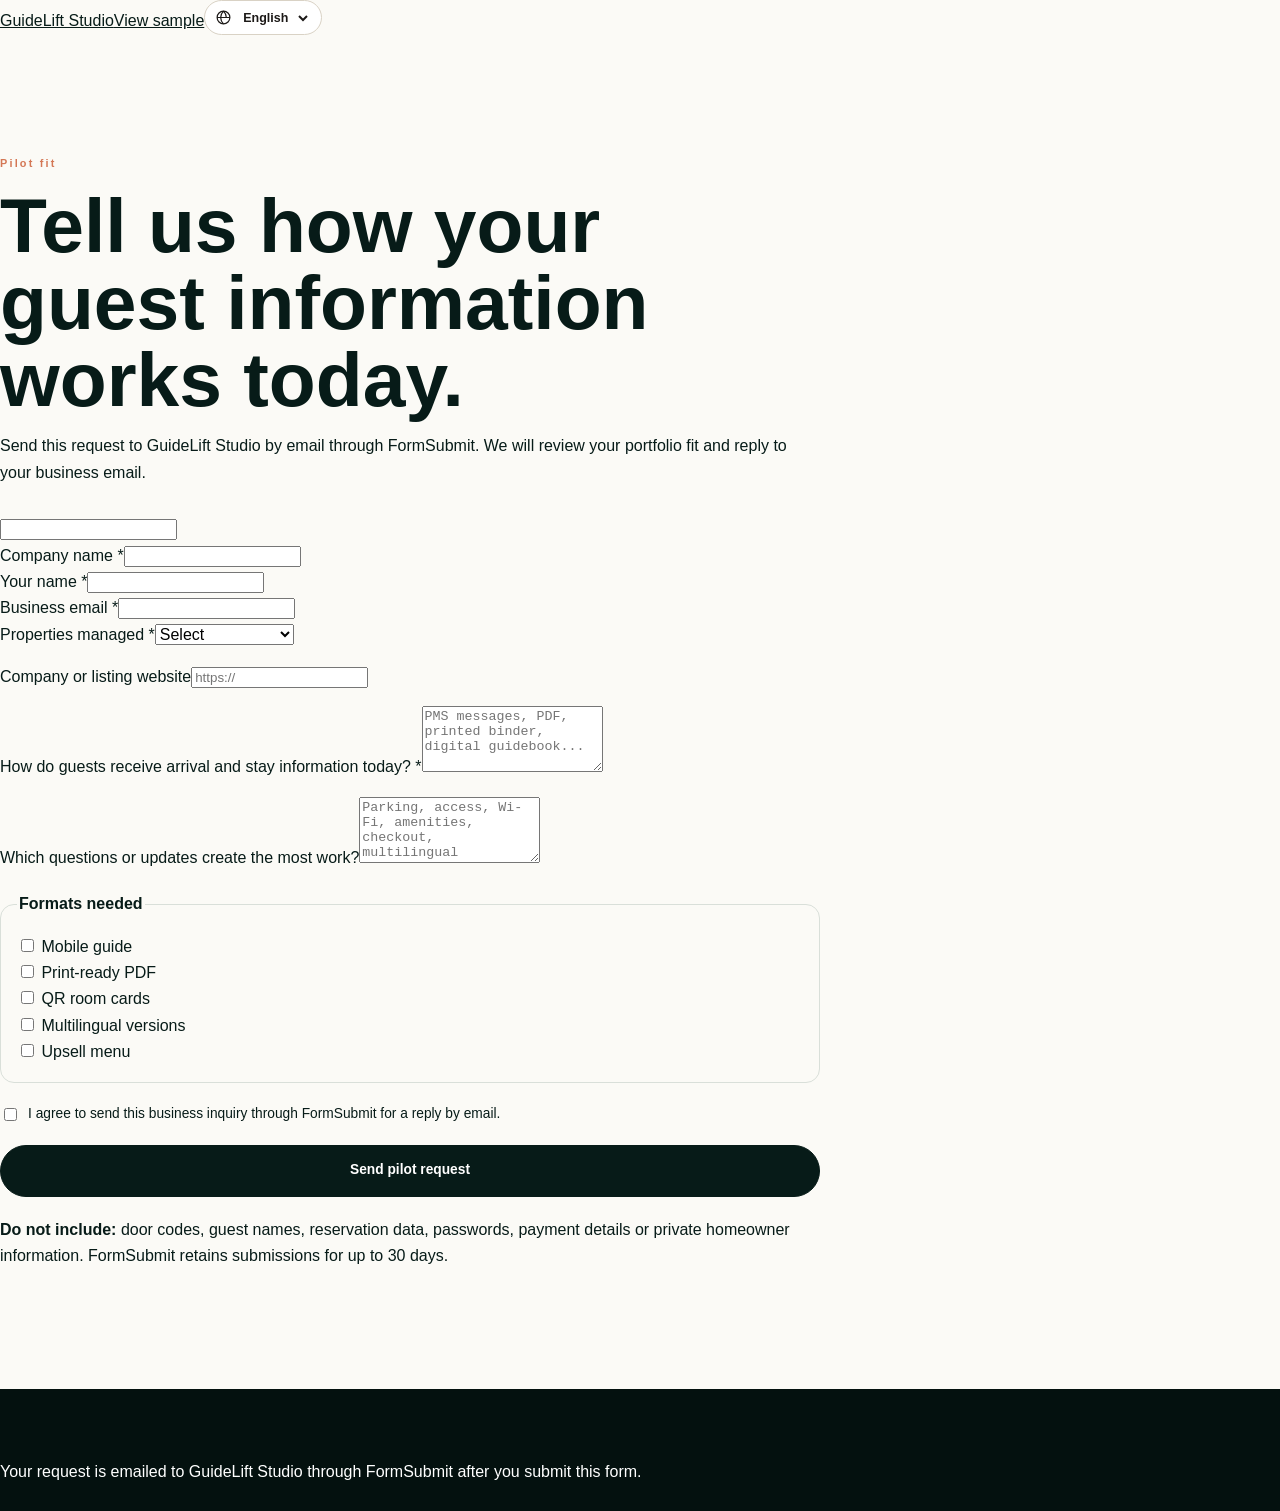
<file: guidelift/intake.html>
<!doctype html>
<html lang="en">
<head>
  <meta charset="utf-8"><meta name="viewport" content="width=device-width,initial-scale=1">
  <meta name="description" content="Send a GuideLift Studio pilot request for your vacation-rental portfolio.">
  <title>GuideLift Studio - Pilot fit request</title>
  <link rel="stylesheet" href="styles.css"><link rel="stylesheet" href="../assets/studio-shell.css">
  <script defer src="../assets/i18n-data.js"></script><script defer src="../assets/i18n.js"></script>
</head>
<body>
  <header class="wrap nav"><a class="logo" href="index.html">GuideLift Studio</a><a href="sample/index.html">View sample</a><label class="language-control language-control--standalone"><svg viewBox="0 0 24 24" aria-hidden="true"><circle cx="12" cy="12" r="9"/><path d="M3 12h18M12 3c-3 3-4 6-4 9s1 6 4 9M12 3c3 3 4 6 4 9"/></svg><select class="site-language" aria-label="Language"><option value="en">English</option><option value="ko">한국어</option><option value="zh">简体中文</option><option value="ja">日本語</option><option value="es">Español</option><option value="fr">Français</option></select></label></header>
  <main class="section"><div class="wrap" style="max-width:820px">
    <p class="eyebrow">Pilot fit</p>
    <h1 class="serif" style="font-size:clamp(2.8rem,6vw,5rem);line-height:1;margin:.5rem 0 1rem">Tell us how your guest information works today.</h1>
    <p class="muted">Send this request to GuideLift Studio by email through FormSubmit. We will review your portfolio fit and reply to your business email.</p>
    <form id="fit" action="https://formsubmit.co/paydma@gmail.com" method="POST" class="card" style="margin-top:30px">
      <input type="hidden" name="_subject" value="GuideLift Studio - new pilot request"><input type="hidden" name="_url" value="https://dmazone.github.io/vowscene/guidelift/intake.html"><input type="hidden" name="_captcha" value="false"><input type="text" name="_honey" class="hide" tabindex="-1" autocomplete="off" aria-hidden="true">
      <div class="formgrid">
        <div class="field"><label for="company">Company name *</label><input id="company" name="company" required maxlength="120"></div>
        <div class="field"><label for="name">Your name *</label><input id="name" name="name" required maxlength="120"></div>
        <div class="field"><label for="email">Business email *</label><input id="email" name="email" type="email" required maxlength="254"></div>
        <div class="field"><label for="count">Properties managed *</label><select id="count" name="properties" required><option value="">Select</option><option value="1 property">1 property</option><option value="2-4 properties">2-4 properties</option><option value="5-10 properties">5-10 properties</option><option value="11-25 properties">11-25 properties</option><option value="26-50 properties">26-50 properties</option><option value="51+ properties">51+ properties</option></select></div>
      </div>
      <div class="field" style="margin-top:16px"><label for="website">Company or listing website</label><input id="website" name="website" type="url" maxlength="500" placeholder="https://"></div>
      <div class="field" style="margin-top:16px"><label for="current">How do guests receive arrival and stay information today? *</label><textarea id="current" name="current_setup" rows="4" required maxlength="2000" placeholder="PMS messages, PDF, printed binder, digital guidebook..."></textarea></div>
      <div class="field" style="margin-top:16px"><label for="friction">Which questions or updates create the most work?</label><textarea id="friction" name="main_friction" rows="4" maxlength="2000" placeholder="Parking, access, Wi-Fi, amenities, checkout, multilingual guests..."></textarea></div>
      <fieldset style="margin:20px 0;border:1px solid var(--line);border-radius:14px;padding:16px"><legend style="font-weight:800">Formats needed</legend><label><input type="checkbox" name="format" value="Mobile guide"> Mobile guide</label><br><label><input type="checkbox" name="format" value="Print-ready PDF"> Print-ready PDF</label><br><label><input type="checkbox" name="format" value="QR room cards"> QR room cards</label><br><label><input type="checkbox" name="format" value="Multilingual versions"> Multilingual versions</label><br><label><input type="checkbox" name="format" value="Upsell menu"> Upsell menu</label></fieldset>
      <label style="display:flex;gap:8px;align-items:flex-start;font-size:.86rem;line-height:1.6"><input type="checkbox" name="consent" value="yes" required style="margin-top:5px">I agree to send this business inquiry through FormSubmit for a reply by email.</label>
      <button class="btn" style="width:100%;margin-top:20px">Send pilot request</button><p id="status" class="status hide" role="status"></p>
    </form>
    <div class="notice" style="margin-top:20px"><strong>Do not include:</strong> door codes, guest names, reservation data, passwords, payment details or private homeowner information. FormSubmit retains submissions for up to 30 days.</div>
  </div></main>
  <script>document.getElementById('fit').addEventListener('submit',async e=>{e.preventDefault();const form=e.currentTarget,status=document.getElementById('status'),button=form.querySelector('button');button.disabled=true;button.textContent='Sending…';try{const response=await fetch('https://formsubmit.co/ajax/paydma@gmail.com',{method:'POST',headers:{Accept:'application/json'},body:new FormData(form)});const result=await response.json();if(!response.ok||result.success!=='true')throw new Error(result.message||'Submission failed');status.textContent='Your pilot request has been sent. We will reply by email.';status.classList.remove('hide');form.reset()}catch(error){status.textContent='The pilot request could not be sent. Please try again.';status.classList.remove('hide')}finally{button.disabled=false;button.textContent='Send pilot request'}});</script>
  <footer class="footer"><div class="wrap">Your request is emailed to GuideLift Studio through FormSubmit after you submit this form.</div></footer>
</body>
</html>
</file>
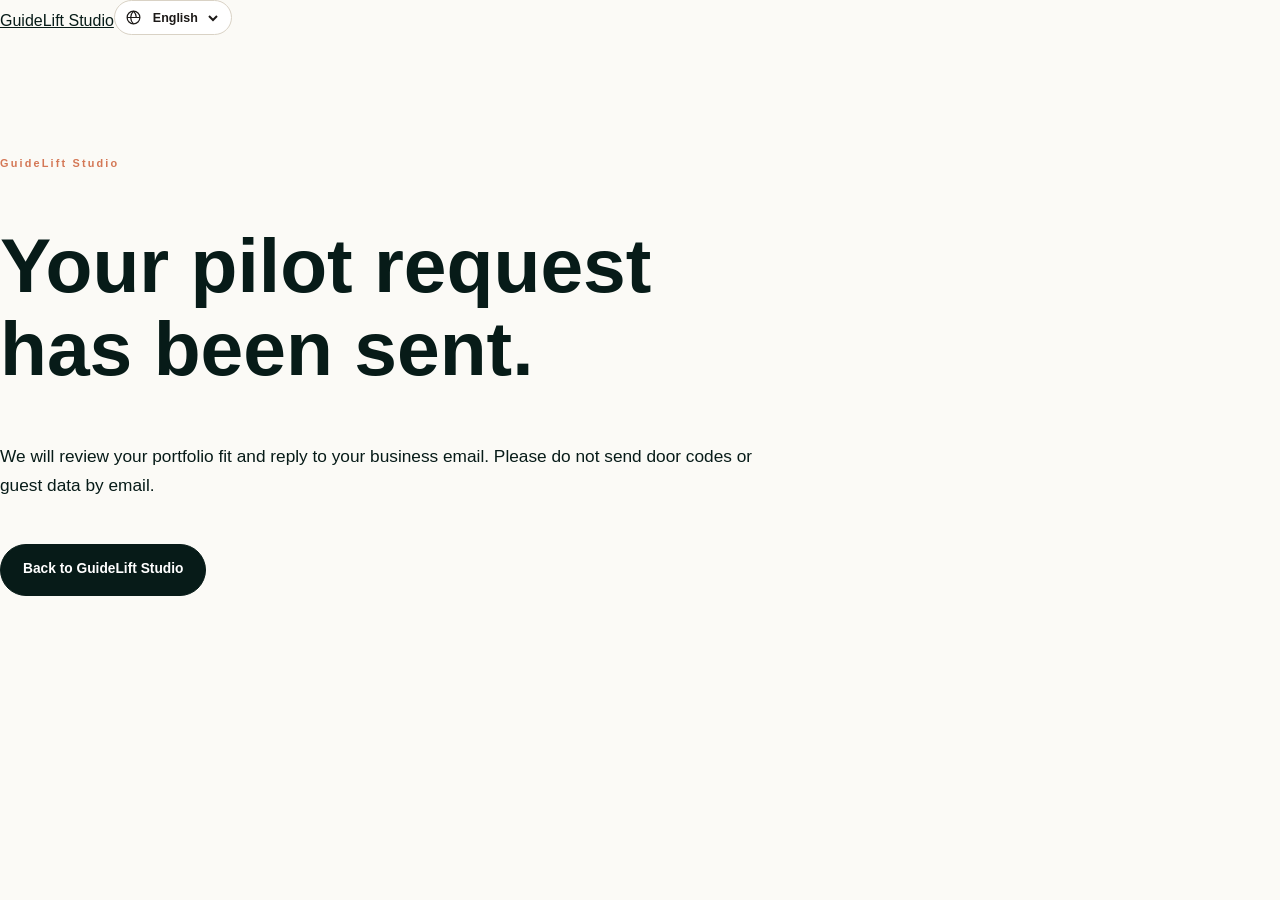
<file: guidelift/thanks.html>
<!doctype html>
<html lang="en"><head><meta charset="utf-8"><meta name="viewport" content="width=device-width,initial-scale=1"><title>GuideLift Studio - Request received</title><link rel="stylesheet" href="styles.css"><link rel="stylesheet" href="../assets/studio-shell.css"><script defer src="../assets/i18n-data.js"></script><script defer src="../assets/i18n.js"></script></head><body><header class="wrap nav"><a class="logo" href="index.html">GuideLift Studio</a><label class="language-control language-control--standalone"><svg viewBox="0 0 24 24" aria-hidden="true"><circle cx="12" cy="12" r="9"/><path d="M3 12h18M12 3c-3 3-4 6-4 9s1 6 4 9M12 3c3 3 4 6 4 9"/></svg><select class="site-language" aria-label="Language"><option value="en">English</option><option value="ko">한국어</option><option value="zh">简体中文</option><option value="ja">日本語</option><option value="es">Español</option><option value="fr">Français</option></select></label></header><main class="section"><div class="wrap" style="max-width:760px"><p class="eyebrow">GuideLift Studio</p><h1 class="serif" style="font-size:clamp(2.8rem,6vw,5rem);line-height:1.08">Your pilot request has been sent.</h1><p class="muted" style="font-size:1.08rem;line-height:1.7;margin-top:20px">We will review your portfolio fit and reply to your business email. Please do not send door codes or guest data by email.</p><a class="btn" href="index.html" style="margin-top:26px">Back to GuideLift Studio</a></div></main></body></html>
</file>
<file: guidelift/styles.css>
:root{--ink:#071b18;--ink2:#0c2923;--forest:#174d3e;--mint:#93e6bd;--lime:#d8ff75;--sand:#f4efe5;--cream:#fbfaf6;--white:#fff;--muted:#60706a;--line:#d9dfd9;--clay:#d47755;--shadow:0 30px 80px rgba(5,32,27,.16);--serif:Newsreader,Georgia,serif;--sans:Manrope,"DM Sans",Arial,sans-serif}
*{box-sizing:border-box}html{scroll-behavior:smooth;scroll-padding-top:100px}body{margin:0;background:var(--cream);color:var(--ink);font-family:var(--sans);line-height:1.65;overflow-x:hidden}body.menu-open{overflow:hidden}img{display:block;max-width:100%}a{color:inherit}button,select{font:inherit}.shell{width:min(1180px,calc(100% - 44px));margin:auto}.skip-link{position:fixed;top:-80px;left:20px;z-index:9999;background:#fff;padding:12px 18px;border-radius:10px}.skip-link:focus{top:20px}.progress{position:fixed;z-index:1000;top:0;left:0;width:100%;height:3px;pointer-events:none}.progress span{display:block;width:0;height:100%;background:linear-gradient(90deg,var(--mint),var(--lime))}.ambient{position:absolute;filter:blur(90px);border-radius:50%;pointer-events:none;opacity:.35}.ambient.a{width:500px;height:500px;background:#b6f1d2;right:-220px;top:180px}.ambient.b{width:420px;height:420px;background:#ffe2b8;left:-230px;top:820px}.announce{position:relative;z-index:20;background:var(--ink);color:#d9eae3;font-size:.76rem;font-weight:700;letter-spacing:.03em}.announce .shell{height:38px;display:flex;align-items:center;justify-content:center;gap:10px}.announce i{width:7px;height:7px;background:var(--lime);border-radius:50%;box-shadow:0 0 0 6px rgba(216,255,117,.12);animation:pulse 2s infinite}.announce a{margin-left:8px;color:var(--lime);text-underline-offset:3px}.header{position:sticky;top:0;z-index:100;background:rgba(251,250,246,.82);backdrop-filter:blur(18px);border-bottom:1px solid rgba(7,27,24,.08);transition:.3s}.header.scrolled{box-shadow:0 8px 30px rgba(7,27,24,.08)}.header-inner{height:78px;display:flex;align-items:center;justify-content:space-between}.brand{display:flex;align-items:center;gap:11px;text-decoration:none}.brand .mark{width:39px;height:39px;border-radius:12px;display:grid;place-items:center;background:var(--ink);color:var(--lime);font-family:var(--serif);font-size:1.35rem}.brand>span:last-child{display:grid;line-height:1.15}.brand b{font-size:1.08rem;letter-spacing:-.02em}.brand small{font-size:.59rem;letter-spacing:.15em;text-transform:uppercase;color:var(--muted);margin-top:4px}.header nav{display:flex;gap:30px}.header nav a{text-decoration:none;font-size:.82rem;font-weight:700;color:#3f504a;position:relative}.header nav a:after{content:"";position:absolute;left:0;bottom:-7px;height:2px;width:0;background:var(--forest);transition:.25s}.header nav a:hover:after{width:100%}.head-actions{display:flex;align-items:center;gap:10px}.language{display:flex;align-items:center;gap:6px;border:1px solid var(--line);border-radius:999px;padding:8px 10px;background:#fff}.language svg{width:16px;fill:none;stroke:currentColor;stroke-width:1.7}.language select{border:0;background:transparent;font-weight:800;font-size:.73rem;outline:none}.btn{display:inline-flex;align-items:center;justify-content:center;gap:9px;min-height:52px;padding:0 22px;border:1px solid var(--ink);border-radius:999px;background:var(--ink);color:#fff;text-decoration:none;font-weight:800;font-size:.86rem;transition:transform .25s,box-shadow .25s,background .25s}.btn svg,.text-link svg{width:18px;fill:none;stroke:currentColor;stroke-width:1.8}.btn:hover{transform:translateY(-3px);box-shadow:0 12px 30px rgba(7,27,24,.18);background:var(--forest)}.btn.small{min-height:43px;padding:0 17px;font-size:.76rem}.btn.accent{background:var(--lime);border-color:var(--lime);color:var(--ink)}.btn.accent:hover{background:#e3ff98;box-shadow:0 15px 40px rgba(216,255,117,.22)}.btn.outline{background:transparent;color:var(--ink)}.btn.ghost{background:transparent;border-color:rgba(255,255,255,.3)}.menu{display:none;width:44px;height:44px;border:0;background:transparent}.menu span{display:block;width:22px;height:2px;background:var(--ink);margin:6px auto;transition:.25s}.mobile-nav{padding:20px 22px 28px;border-top:1px solid var(--line);background:var(--cream)}.mobile-nav a{display:block;padding:12px;text-decoration:none;font-weight:700}.mobile-nav .btn{margin-top:10px;color:#fff}.hero{min-height:760px;display:grid;grid-template-columns:1.05fr .95fr;align-items:center;gap:68px;padding-top:60px;padding-bottom:96px;position:relative}.kicker{display:inline-flex;align-items:center;gap:12px;font-size:.68rem;font-weight:800;letter-spacing:.14em;color:var(--forest)}.kicker i{font-style:normal;background:#e0f2e8;border-radius:999px;padding:4px 9px;letter-spacing:.05em}.hero h1,.heading h2,.final h2{font-family:var(--serif);font-weight:600;letter-spacing:-.05em}.hero h1{font-size:clamp(4rem,7vw,7.4rem);line-height:.86;margin:22px 0 26px;max-width:760px}.hero h1 em{font-style:italic;color:var(--forest)}.lead{font-size:1.08rem;color:#4f5f59;max-width:660px}.hero-actions{display:flex;align-items:center;gap:24px;margin-top:32px}.text-link{display:inline-flex;align-items:center;gap:8px;text-decoration:none;font-weight:800;font-size:.86rem}.text-link span{border-bottom:1px solid currentColor}.text-link:hover svg{transform:translateX(5px)}.text-link svg{transition:.25s}.white{color:#fff}.assurance{display:flex;list-style:none;padding:0;margin:28px 0 0;gap:20px;font-size:.74rem;font-weight:700;color:#5f6e68}.hero-visual{position:relative;min-height:640px;display:grid;place-items:center}.orbit{position:absolute;border:1px solid rgba(23,77,62,.18);border-radius:50%}.o1{width:620px;height:620px;animation:spin 25s linear infinite}.o2{width:500px;height:500px;border-style:dashed;animation:spin 35s linear infinite reverse}.browser{width:min(440px,85%);border:8px solid #fff;background:#fff;border-radius:31px;overflow:hidden;box-shadow:0 45px 110px rgba(7,27,24,.25);transform:rotate(2deg);position:relative;z-index:3;transition:transform .2s}.browser-top{height:34px;display:flex;align-items:center;gap:5px;padding:0 11px;background:#f2f3ef}.browser-top i{width:7px;height:7px;border-radius:50%;background:#c8cec8}.browser-top small{margin:auto;font-size:.55rem;color:#7b8882}.browser>img{width:100%;height:450px;object-fit:cover}.screen-copy{padding:24px 26px 27px}.screen-copy small{letter-spacing:.15em;font-size:.55rem;color:var(--clay);font-weight:800}.screen-copy strong{display:block;font:600 2rem var(--serif);margin:3px 0}.screen-copy p{font-size:.72rem;color:var(--muted)}.screen-copy div{display:grid;grid-template-columns:1fr 1fr;gap:7px}.screen-copy span{border:1px solid var(--line);padding:9px;border-radius:9px;font-size:.61rem;font-weight:800}.float{position:absolute;z-index:5;background:rgba(255,255,255,.92);backdrop-filter:blur(14px);border:1px solid rgba(255,255,255,.8);box-shadow:var(--shadow);border-radius:18px;padding:14px 16px;display:flex;gap:11px;align-items:center;animation:float 5s ease-in-out infinite}.float>span{width:38px;height:38px;display:grid;place-items:center;border-radius:11px;background:#dff5e9;color:var(--forest);font-weight:900}.float p{display:grid;margin:0;line-height:1.25}.float small{font-size:.53rem;letter-spacing:.12em;color:var(--muted)}.float b{font-size:.72rem}.f1{left:-2%;top:23%}.f2{right:-8%;bottom:18%;animation-delay:-2s}.f2>span{background:#fff0dc;color:#a64b2d}.trust{background:var(--ink);color:#fff}.trust .shell{display:grid;grid-template-columns:repeat(4,1fr);padding:0}.trust .shell div{display:flex;align-items:center;gap:12px;min-height:105px;padding:20px;border-right:1px solid rgba(255,255,255,.12)}.trust b{color:var(--lime);font:600 1.3rem var(--serif)}.trust span{font-size:.76rem;color:#cbd8d3}.section{padding:120px 0}.heading{max-width:790px;margin-bottom:58px}.heading.center{text-align:center;margin-left:auto;margin-right:auto}.eyebrow{font-size:.68rem;font-weight:800;letter-spacing:.2em;color:var(--clay);margin:0 0 14px}.heading h2{font-size:clamp(2.8rem,5.2vw,5.4rem);line-height:.98;margin:0 0 20px}.heading>p:last-child{max-width:650px;color:var(--muted);font-size:1rem}.transform{display:grid;grid-template-columns:1fr 90px 1fr;align-items:center}.transform article{min-height:430px;border-radius:30px;padding:30px;position:relative;overflow:hidden}.transform header{display:flex;justify-content:space-between;align-items:center}.transform header b{font-size:.82rem}.transform header small{font-size:.65rem;color:var(--muted)}.chaos{background:#eee9df;border:1px solid #dfd6c7}.messages{height:260px;position:relative;margin-top:25px}.messages span{position:absolute;background:#fff;padding:11px 15px;border-radius:15px;box-shadow:0 8px 22px rgba(0,0,0,.06);font-size:.75rem}.messages span:nth-child(1){top:15px;left:4%}.messages span:nth-child(2){top:80px;right:2%}.messages span:nth-child(3){top:150px;left:15%}.messages span:nth-child(4){top:210px;right:12%}.chaos footer{display:flex;gap:7px}.chaos footer i{font-style:normal;font-size:.57rem;font-weight:800;padding:5px 9px;border-radius:999px;background:#ddd6ca}.arrow{text-align:center}.arrow svg{width:60px;fill:none;stroke:var(--clay);stroke-width:1.6}.arrow span{display:block;font-size:.58rem;font-weight:800;color:var(--clay)}.system{background:linear-gradient(145deg,#0b2d26,#174d3e);color:#fff}.system header small{color:#b9cec5}.mini{width:200px;margin:30px auto 18px;background:#fff;color:var(--ink);border-radius:20px;padding:16px;box-shadow:0 18px 40px rgba(0,0,0,.25)}.mini>div{font:600 1rem var(--serif);display:flex;justify-content:space-between}.mini>div i{width:7px;height:7px;background:var(--lime);border-radius:50%}.mini>span{display:block;height:75px;margin:12px -3px;border-radius:10px;background:url(assets/casa-maree-hero.png) center/cover}.mini p{height:5px;background:#dce3df;border-radius:4px;margin:7px 0}.mini p:nth-of-type(2){width:75%}.mini footer{border-top:1px solid #e8ece9;padding-top:10px;margin-top:12px;text-align:center;font-size:.65rem}.system ul{font-size:.7rem;color:#d6e3de;list-style:"✓  ";padding-left:25px}.dark{background:var(--ink);color:#fff;position:relative}.light p:last-child{color:#b7c8c1}.tabs{display:grid;grid-template-columns:300px 1fr;border:1px solid rgba(255,255,255,.14);border-radius:30px;overflow:hidden;background:#0b241f}.tab-buttons{border-right:1px solid rgba(255,255,255,.12);padding:14px}.tab{width:100%;color:#9fb4ac;background:transparent;border:0;border-radius:17px;padding:21px;text-align:left;display:grid;grid-template-columns:34px 1fr;cursor:pointer}.tab span{grid-row:1/3;color:#617a70;font:600 1.1rem var(--serif)}.tab b{font-size:.83rem}.tab small{font-size:.62rem;margin-top:4px}.tab.active{background:#173a32;color:#fff}.tab.active span{color:var(--lime)}.tab-stage{min-height:590px}.panel{display:none;height:100%;grid-template-columns:1fr 1fr;align-items:center;gap:30px;padding:58px}.panel.active{display:grid;animation:fade .4s}.panel-copy .tag{display:inline-block;border:1px solid rgba(255,255,255,.2);border-radius:999px;padding:5px 10px;font-size:.57rem;font-weight:800;letter-spacing:.12em}.panel-copy h3{font:600 clamp(2rem,3vw,3.5rem)/1 var(--serif);margin:22px 0}.panel-copy p,.panel-copy li{color:#b7c8c1;font-size:.82rem}.panel-copy ul{padding-left:20px;margin-bottom:30px}.phone{width:250px;margin:auto;border:8px solid #071612;border-radius:32px;overflow:hidden;background:#fff;color:var(--ink);padding-bottom:16px;box-shadow:0 30px 70px rgba(0,0,0,.4);transform:rotate(3deg)}.phone img{height:260px;width:100%;object-fit:cover}.phone>b,.phone>small{display:block;padding:0 17px}.phone>b{font:600 1.5rem var(--serif);margin-top:15px}.phone small{font-size:.62rem;color:var(--muted)}.phone div{display:grid;grid-template-columns:1fr 1fr;gap:5px;padding:12px 15px}.phone i{font-style:normal;border:1px solid var(--line);border-radius:7px;padding:7px;font-size:.5rem}.papers{height:410px;position:relative}.papers>div,.papers article{position:absolute;width:260px;height:360px;border-radius:7px;background:#ddd3c2;left:50%;top:50%;transform:translate(-45%,-48%) rotate(7deg)}.papers article{background:#fff;color:var(--ink);padding:24px;transform:translate(-58%,-52%) rotate(-5deg);box-shadow:0 30px 70px rgba(0,0,0,.3)}.papers small{letter-spacing:.15em;font-size:.5rem}.papers h4{font:600 2rem/1 var(--serif);margin:15px 0}.papers img{height:155px;width:100%;object-fit:cover}.qr-card{width:270px;margin:auto;background:#fff;color:var(--ink);border-radius:16px;padding:30px;text-align:center;transform:rotate(3deg);box-shadow:0 30px 70px rgba(0,0,0,.35)}.qr-card small{letter-spacing:.16em;font-weight:800}.fake-qr{width:145px;height:145px;margin:22px auto;background:repeating-conic-gradient(#071b18 0 25%,#fff 0 50%) 0/18px 18px;border:9px solid #fff;outline:3px solid var(--ink)}.qr-card b,.qr-card span{display:block}.qr-card b{font:600 1.6rem var(--serif)}.qr-card span{font-size:.65rem;color:var(--muted)}.journey{display:grid;grid-template-columns:repeat(4,1fr);gap:14px}.journey article{border:1px solid var(--line);border-radius:24px;padding:24px;background:#fff;min-height:280px;transition:.3s}.journey article:hover{transform:translateY(-10px);box-shadow:var(--shadow);border-color:#a8c7ba}.journey article>span{font:600 1.2rem var(--serif);color:var(--clay)}.journey article>i{display:grid;place-items:center;width:52px;height:52px;background:#e3f3ea;color:var(--forest);border-radius:15px;margin:28px 0;font-style:normal;font-size:1.3rem}.journey h3{font-size:.95rem}.journey p{font-size:.75rem;color:var(--muted)}.showcase{background:var(--sand)}.sample-grid{display:grid;grid-template-columns:1.2fr .8fr;gap:75px;align-items:center}.sample-window{background:#fff;border-radius:24px;overflow:hidden;box-shadow:var(--shadow);transform:perspective(1000px) rotateY(4deg)}.sample-window>header{height:42px;background:#eef0ec;display:flex;align-items:center;gap:6px;padding:0 14px}.sample-window header i{width:7px;height:7px;background:#c2c9c3;border-radius:50%}.sample-window header span{font-size:.55rem;margin:auto;color:var(--muted)}.sample-window>div{display:grid;grid-template-columns:1fr 1fr}.sample-window img{height:470px;width:100%;object-fit:cover}.sample-window article{padding:45px 30px}.sample-window article small{font-size:.55rem;letter-spacing:.16em;color:var(--clay)}.sample-window article h3{font:600 2.5rem var(--serif);margin:12px 0}.sample-window article p{font-size:.68rem;color:var(--muted)}.sample-window article nav{display:grid;gap:7px;margin-top:28px}.sample-window article nav span{border:1px solid var(--line);border-radius:9px;padding:9px;font-size:.58rem;font-weight:800}.sample-copy h2{font:600 clamp(2.8rem,4vw,4.8rem)/1 var(--serif);letter-spacing:-.04em;margin:12px 0 20px}.sample-copy>p{color:var(--muted)}.sample-copy>div{display:flex;align-items:center;gap:20px;margin:28px 0}.sample-copy aside{display:flex;gap:14px;padding:18px;border:1px solid #d8d1c5;border-radius:16px}.sample-copy aside>b{color:var(--forest)}.sample-copy aside p{display:grid;margin:0}.sample-copy aside strong{font-size:.75rem}.sample-copy aside span{font-size:.65rem;color:var(--muted);margin-top:4px}.compare{border:1px solid var(--line);border-radius:24px;overflow:auto;background:#fff;box-shadow:0 15px 50px rgba(7,27,24,.06)}table{width:100%;border-collapse:collapse;min-width:760px}th,td{padding:20px 24px;text-align:center;border-bottom:1px solid var(--line);font-size:.75rem}th:first-child,td:first-child{text-align:left;font-weight:700}th:last-child,td:last-child{background:#eff8f2;font-weight:800;color:var(--forest)}th{font-size:.65rem;letter-spacing:.07em;text-transform:uppercase}.process{background:#e5eee8}.steps{display:grid;grid-template-columns:repeat(3,1fr);gap:0;position:relative}.steps:before{content:"";position:absolute;top:33px;left:10%;right:10%;height:1px;background:#aabeb4}.steps article{position:relative;padding:0 38px 30px 0}.steps article>span{position:relative;z-index:2;display:grid;place-items:center;width:66px;height:66px;border-radius:50%;background:var(--forest);color:var(--lime);font:600 1.4rem var(--serif);box-shadow:0 0 0 8px #e5eee8}.steps small{display:block;margin-top:28px;color:var(--clay);font-weight:800;letter-spacing:.15em}.steps h3{font:600 1.8rem var(--serif);margin:10px 0}.steps p{font-size:.76rem;color:var(--muted)}.clock{margin-top:35px;background:#fff;border-radius:20px;padding:18px 24px;display:flex;align-items:center;gap:18px}.clock>b{font:600 3rem var(--serif);color:var(--forest)}.clock p{display:grid;margin:0}.clock strong{font-size:.78rem}.clock span{font-size:.67rem;color:var(--muted)}.security{border-radius:34px;background:linear-gradient(140deg,#071b18,#174d3e);color:#fff;padding:65px;display:grid;grid-template-columns:1fr 1fr;gap:70px;position:relative;overflow:hidden}.security:after{content:"";position:absolute;width:300px;height:300px;border:1px solid rgba(255,255,255,.08);border-radius:50%;right:-120px;top:-120px}.security h2{font:600 clamp(2.8rem,4vw,4.5rem)/1 var(--serif);letter-spacing:-.04em;margin:12px 0 22px}.security>div>p{color:#bfd0c9;font-size:.85rem}.security ul{list-style:none;padding:0;margin:0}.security li{display:flex;gap:16px;padding:18px 0;border-bottom:1px solid rgba(255,255,255,.12)}.security li>b{color:var(--lime);font-size:1.3rem}.security li p{display:grid;margin:0}.security li strong{font-size:.76rem}.security li span{font-size:.66rem;color:#b9ccc4;margin-top:4px}.pricing{background:#fff}.picker{display:flex;justify-content:center;align-items:center;gap:18px;margin-bottom:34px}.picker>span{font-size:.72rem;font-weight:700}.picker>div{display:flex;background:#edf1ed;border-radius:999px;padding:4px}.picker button{border:0;background:transparent;border-radius:999px;padding:7px 16px;font-size:.7rem;font-weight:800;cursor:pointer}.picker button.active{background:var(--ink);color:#fff}.price-grid{display:grid;grid-template-columns:repeat(3,1fr);gap:16px}.price-card{border:1px solid var(--line);border-radius:26px;padding:30px;position:relative;transition:.3s}.price-card.selected{border:2px solid var(--forest);box-shadow:0 25px 70px rgba(7,27,24,.12);transform:translateY(-8px)}.badge{position:absolute;top:-13px;left:25px;background:var(--lime);padding:5px 10px;border-radius:999px;font-size:.52rem;font-weight:900}.price-card>small{font-size:.6rem;font-weight:800;letter-spacing:.15em;color:var(--forest)}.price-card h3{font:600 3.4rem var(--serif);margin:15px 0 0}.price-card>p{font-size:.72rem;color:var(--muted);min-height:48px}.price-card ul{list-style:"✓  ";padding-left:18px;min-height:160px;font-size:.72rem;line-height:2.1}.price-card .btn{width:100%;font-size:.73rem}.payment-note{margin-top:30px;display:flex;justify-content:center;gap:30px;font-size:.65rem;color:var(--muted)}.payment-note a{color:var(--forest);font-weight:800}.faq-section{background:var(--sand)}.faq-layout{display:grid;grid-template-columns:.75fr 1.25fr;gap:90px}.faq-layout .heading{position:sticky;top:120px;align-self:start}.faqs details{border-top:1px solid #cbc6ba;padding:22px 0}.faqs summary{cursor:pointer;font-weight:800;font-size:.84rem;list-style:none;display:flex;justify-content:space-between}.faqs summary:after{content:"+";font:500 1.5rem var(--serif);transition:.3s}.faqs details[open] summary:after{transform:rotate(45deg)}.faqs p{font-size:.75rem;color:var(--muted);max-width:620px}.final{background:var(--ink);color:#fff;text-align:center;padding:130px 0;position:relative;overflow:hidden}.final .glow{position:absolute;width:650px;height:650px;border-radius:50%;background:rgba(147,230,189,.15);filter:blur(100px);left:50%;top:50%;transform:translate(-50%,-50%)}.final .shell{position:relative}.final h2{font-size:clamp(3rem,6vw,6.5rem);line-height:.93;margin:12px auto 24px}.final p:not(.eyebrow){color:#b9ccc4}.final .shell>div{display:flex;justify-content:center;gap:12px;margin-top:30px}.footer{background:#04110f;color:#fff;padding:70px 0 25px}.footer-grid{display:grid;grid-template-columns:2fr 1fr 1fr;gap:60px}.footer .brand .mark{background:var(--lime);color:var(--ink)}.footer .brand small{color:#80948c}.footer-grid>div>p{max-width:400px;color:#8fa29a;font-size:.7rem;margin-top:20px}.footer nav{display:grid;gap:11px;align-content:start}.footer nav b{font-size:.66rem;color:var(--lime);text-transform:uppercase;letter-spacing:.12em;margin-bottom:7px}.footer nav a{text-decoration:none;color:#9dafaa;font-size:.7rem}.footer nav a:hover{color:#fff}.foot-bottom{border-top:1px solid rgba(255,255,255,.1);margin-top:50px;padding-top:20px;display:flex;justify-content:space-between;color:#667a72;font-size:.6rem}.sticky-cta{display:none}.reveal{opacity:0;transform:translateY(28px);transition:opacity .75s ease,transform .75s ease}.reveal.visible{opacity:1;transform:none}.delay{transition-delay:.12s}
@keyframes pulse{50%{box-shadow:0 0 0 10px rgba(216,255,117,0)}}@keyframes spin{to{transform:rotate(360deg)}}@keyframes float{50%{transform:translateY(-12px)}}@keyframes fade{from{opacity:0;transform:translateY(12px)}to{opacity:1;transform:none}}
@media(max-width:960px){.header nav,.desktop-cta{display:none}.menu{display:block}.hero{grid-template-columns:1fr;padding-top:75px}.hero-copy{text-align:center}.lead{margin:auto}.hero-actions,.assurance{justify-content:center}.hero-visual{min-height:600px}.trust .shell{grid-template-columns:1fr 1fr}.transform{grid-template-columns:1fr}.arrow{transform:rotate(90deg);height:90px}.tabs{grid-template-columns:1fr}.tab-buttons{display:grid;grid-template-columns:repeat(3,1fr);border-right:0;border-bottom:1px solid rgba(255,255,255,.12)}.tab{grid-template-columns:1fr;text-align:center}.tab span{grid-row:auto}.panel{padding:40px}.journey{grid-template-columns:1fr 1fr}.sample-grid{grid-template-columns:1fr}.price-grid{grid-template-columns:1fr}.price-card.selected{transform:none}.faq-layout{grid-template-columns:1fr}.faq-layout .heading{position:static}.security{grid-template-columns:1fr}.footer-grid{grid-template-columns:1.5fr 1fr 1fr}}
@media(max-width:640px){.shell{width:min(100% - 28px,1180px)}.announce .shell{font-size:.61rem;justify-content:flex-start}.announce a{margin-left:auto}.header-inner{height:66px}.hero{padding-top:50px;padding-bottom:70px;min-height:auto}.hero h1{font-size:3.7rem}.lead{font-size:.9rem}.hero-actions{flex-direction:column}.assurance{display:grid;gap:7px}.hero-visual{min-height:520px}.browser{width:82%}.browser>img{height:310px}.float{padding:10px}.f1{left:0}.f2{right:0}.trust .shell{grid-template-columns:1fr}.trust .shell div{min-height:65px;border-right:0;border-bottom:1px solid rgba(255,255,255,.1)}.section{padding:82px 0}.heading h2{font-size:3rem}.transform article{min-height:390px}.tabs{margin:0 -5px}.tab-buttons{overflow:auto;grid-template-columns:repeat(3,minmax(140px,1fr))}.panel{grid-template-columns:1fr;padding:30px 22px}.panel-copy{order:2}.tab-stage{min-height:880px}.journey{grid-template-columns:1fr}.sample-window>div{grid-template-columns:1fr}.sample-window img{height:260px}.sample-window article{padding:28px}.sample-copy>div{align-items:flex-start;flex-direction:column}.steps{grid-template-columns:1fr}.steps:before{top:0;bottom:0;left:32px;right:auto;width:1px;height:auto}.steps article{padding-left:90px;min-height:170px}.steps article>span{position:absolute;left:0}.steps small{margin-top:0}.security{padding:36px 25px}.picker{flex-direction:column}.payment-note{display:grid;gap:10px;text-align:center}.final .shell>div{flex-direction:column}.footer-grid{grid-template-columns:1fr 1fr}.footer-grid>div{grid-column:1/-1}.foot-bottom{display:grid;gap:8px;padding-bottom:70px}.sticky-cta{display:flex;position:fixed;z-index:90;bottom:12px;left:14px;right:14px;height:52px;align-items:center;justify-content:center;background:var(--lime);color:var(--ink);font-weight:900;text-decoration:none;border-radius:999px;box-shadow:0 15px 40px rgba(0,0,0,.25)}}
@media(prefers-reduced-motion:reduce){*,*:before,*:after{scroll-behavior:auto!important;animation:none!important;transition-duration:.01ms!important}.reveal{opacity:1;transform:none}}
</file>
<file: assets/studio-shell.css>
.studio-shell{--studio-accent:#7b2f3c;--studio-ink:#1c1917;--studio-paper:#f7f3ed;--studio-line:#d6cec3;color:var(--studio-ink);font-family:Inter,Arial,sans-serif}
.studio-shell--stays{--studio-accent:#24483b;--studio-ink:#17201c;--studio-paper:#fbf9f4;--studio-line:#d9d2c5}
.studio-header{border-bottom:1px solid var(--studio-line);background:var(--studio-paper)}
.studio-header__inner,.studio-footer__inner{width:min(1160px,calc(100% - 40px));margin:auto}
.studio-header__inner{min-height:76px;display:flex;align-items:center;justify-content:space-between;gap:24px}
.studio-brand{display:flex;align-items:center;gap:13px;text-decoration:none;color:var(--studio-ink)}
.studio-brand__mark{width:34px;height:34px;display:grid;place-items:center;border:1px solid var(--studio-accent);border-radius:50%;color:var(--studio-accent);font:italic 700 21px Georgia,serif}
.studio-brand__text{display:grid;line-height:1.15}
.studio-brand__name{font:700 1.3rem Georgia,Cambria,serif;letter-spacing:-.025em}
.studio-brand__type{margin-top:4px;color:#68645e;font-size:.65rem;font-weight:700;letter-spacing:.14em;text-transform:uppercase}
.studio-nav{display:flex;align-items:center;gap:22px}
.studio-nav a{color:var(--studio-ink);font-size:.85rem;font-weight:700;text-decoration:none}
.studio-nav a:hover,.studio-footer a:hover{color:var(--studio-accent);text-decoration:underline;text-underline-offset:4px}
.studio-nav .studio-nav__cta{padding:10px 16px;border:1px solid var(--studio-accent);border-radius:999px;color:var(--studio-accent)}
.studio-footer{border-top:1px solid var(--studio-line);background:var(--studio-paper)}
.studio-footer__inner{display:flex;justify-content:space-between;gap:24px;align-items:flex-start;padding:30px 0}
.studio-footer__label{margin:0 0 8px;color:var(--studio-accent);font-size:.68rem;font-weight:800;letter-spacing:.14em;text-transform:uppercase}
.studio-footer__note{max-width:650px;margin:0;color:#68645e;font-size:.8rem;line-height:1.6}
.studio-footer__links{display:flex;gap:18px;flex-wrap:wrap;white-space:nowrap}
.studio-footer a{color:var(--studio-ink);font-size:.8rem;font-weight:700;text-decoration:none}
.language-control{display:inline-flex;align-items:center;gap:7px;border:1px solid var(--studio-line,#d9d2c5);border-radius:999px;padding:8px 10px;background:#fff;color:var(--studio-ink,#1c1917)}
.language-control svg{width:17px;height:17px;flex:none;stroke:currentColor;fill:none;stroke-width:1.7}
.language-control select{max-width:116px;border:0;background:transparent;color:inherit;font:700 .78rem Inter,Arial,sans-serif;cursor:pointer;outline-offset:3px}
.language-control--standalone{margin-left:auto}
@media(max-width:680px){.studio-header__inner{min-height:70px;gap:12px}.studio-nav{gap:12px}.studio-nav a:not(.language-control){display:none}.studio-brand__name{font-size:1.08rem}.studio-brand__type{display:none}.studio-footer__inner{display:block}.studio-footer__links{margin-top:18px}.language-control select{max-width:104px}header.nav:has(.language-control){flex-wrap:wrap;gap:12px}}
</file>
